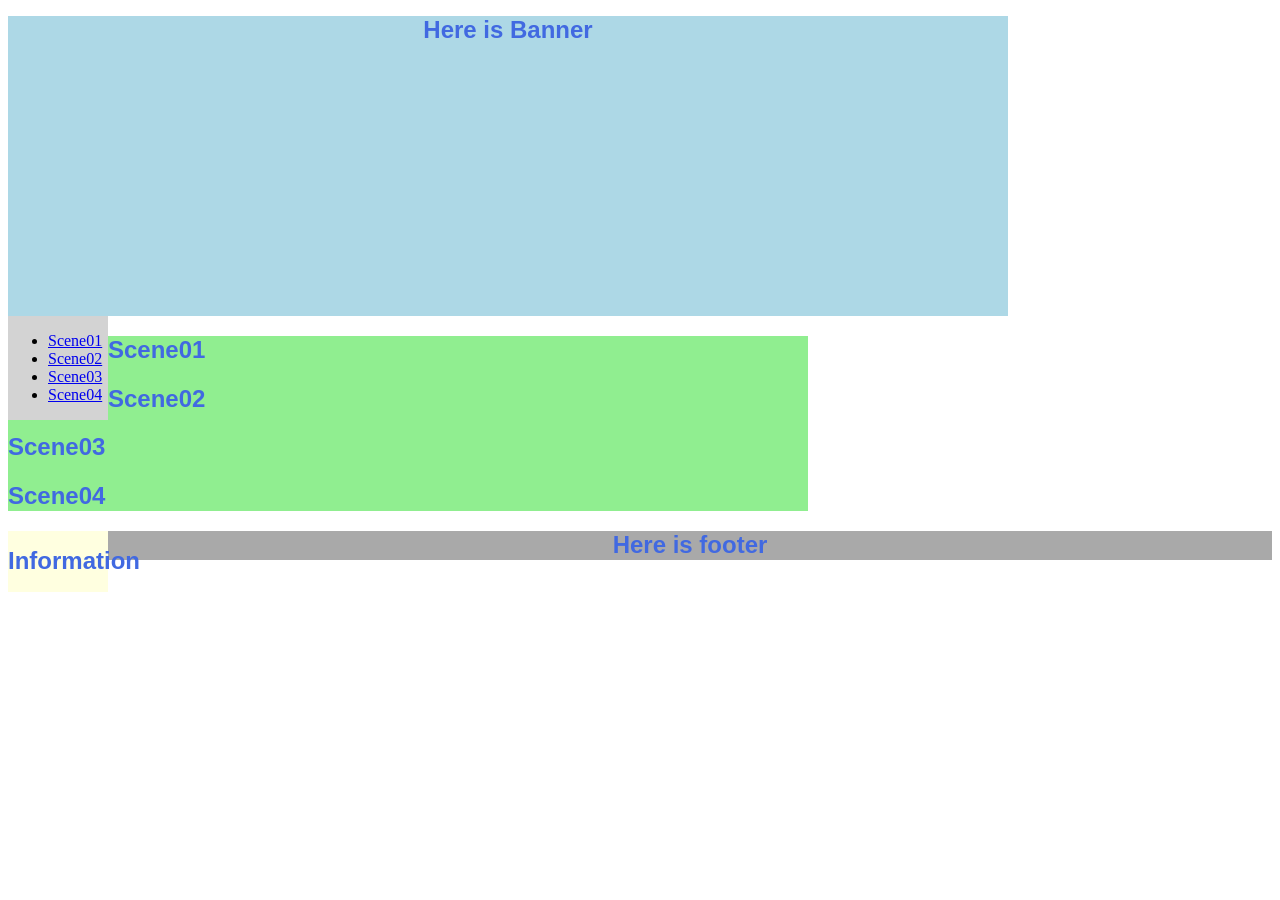
<file: index.html>
<!DOCTYPE html>
<html>

<head>
    <title>My first Hand-Made Webpage</title>
    <meta name="viewport" content="width=device-width, initial-scale=1.0">
    <link rel="stylesheet" href="style.css">
</head>

<body>
    <div id="banner"><h1>Here is Banner</h1></div>
    <div id="nav">
        <ul>
            <li><a href="#scene01">Scene01</a></li>
            <li><a href="#scene02">Scene02</a></li>
            <li><a href="#scene03">Scene03</a></li>
            <li><a href="#scene04">Scene04</a></li>
        </ul>
    </div>
    <div id="content">
        <section id="scene01"><h1>Scene01</h1></section>
        <section id="scene02"><h1>Scene02</h1></section>
        <section id="scene03"><h1>Scene03</h1></section>
        <section id="scene04"><h1>Scene04</h1></section>
    </div>
    <div id="supporting"><h1>Information</h1></div>
    <div id="footer"><h1>Here is footer</h1></div>

</body>

</html>
</file>
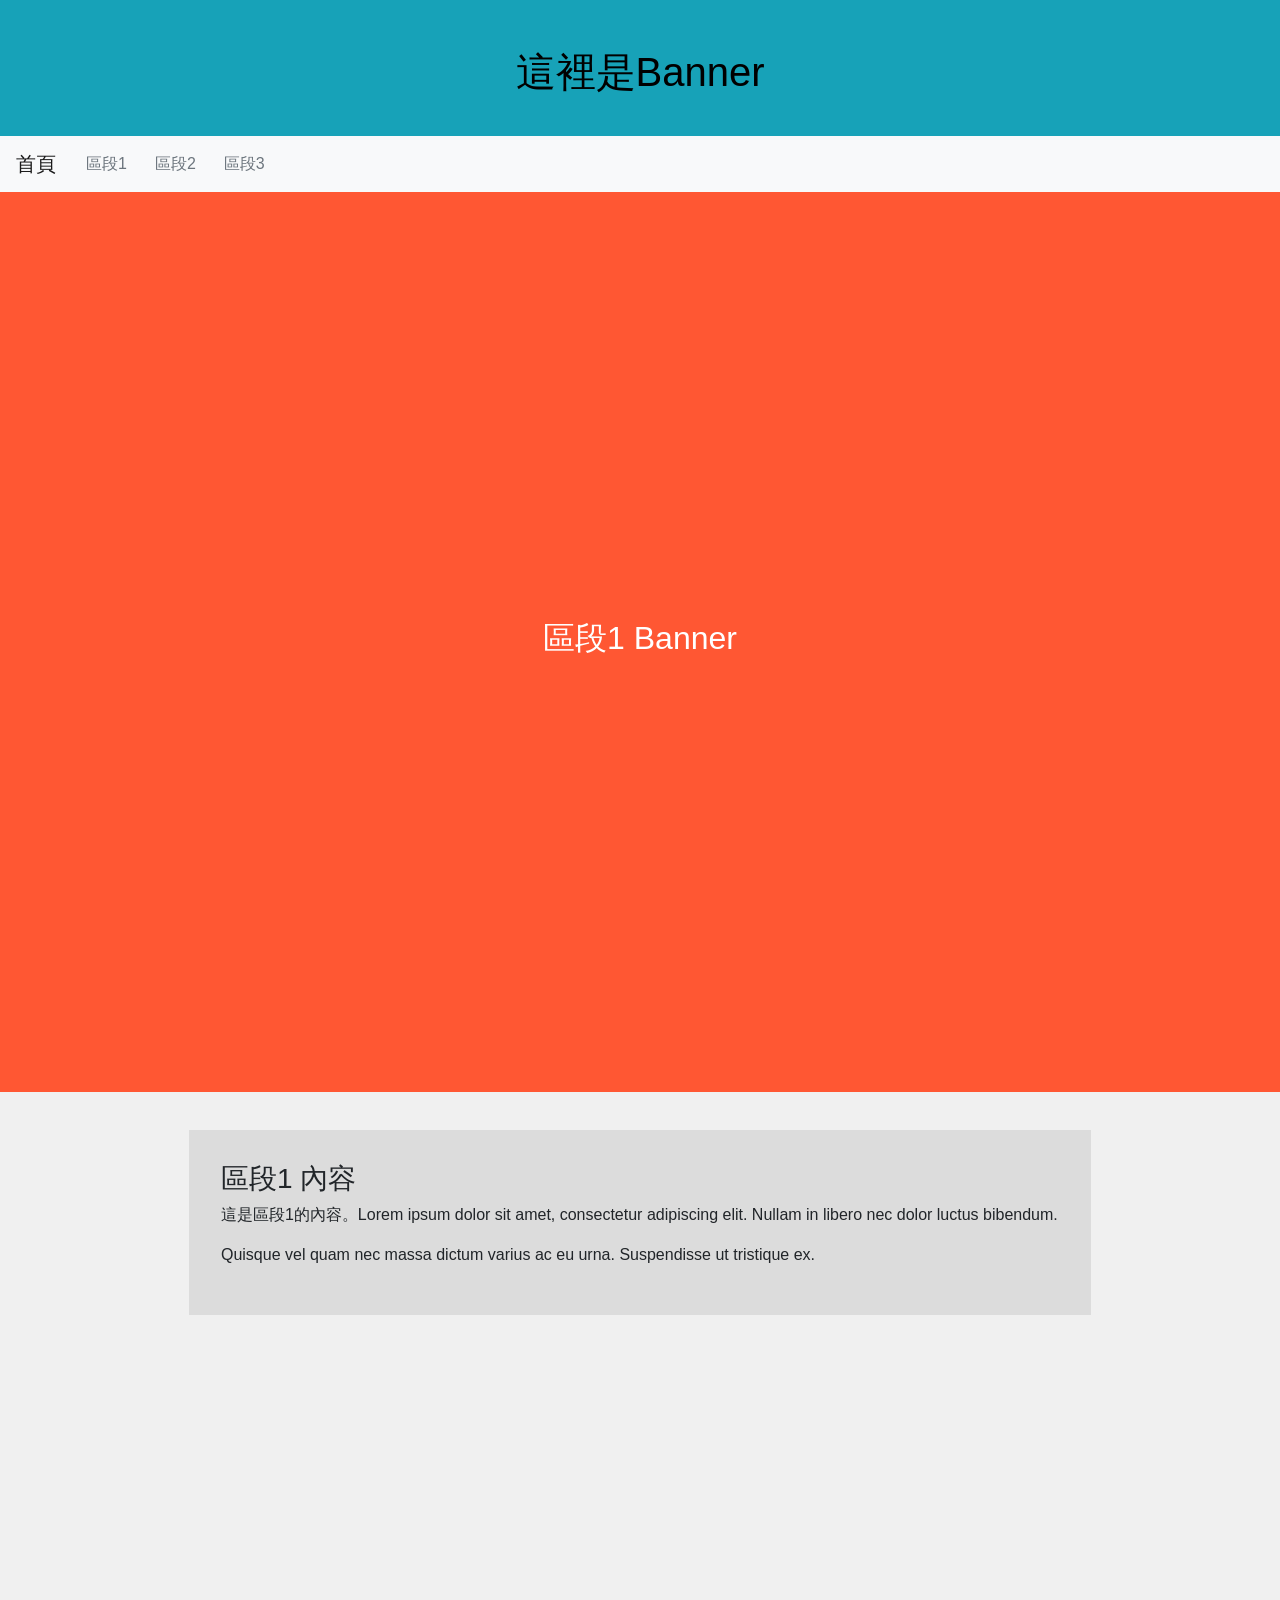
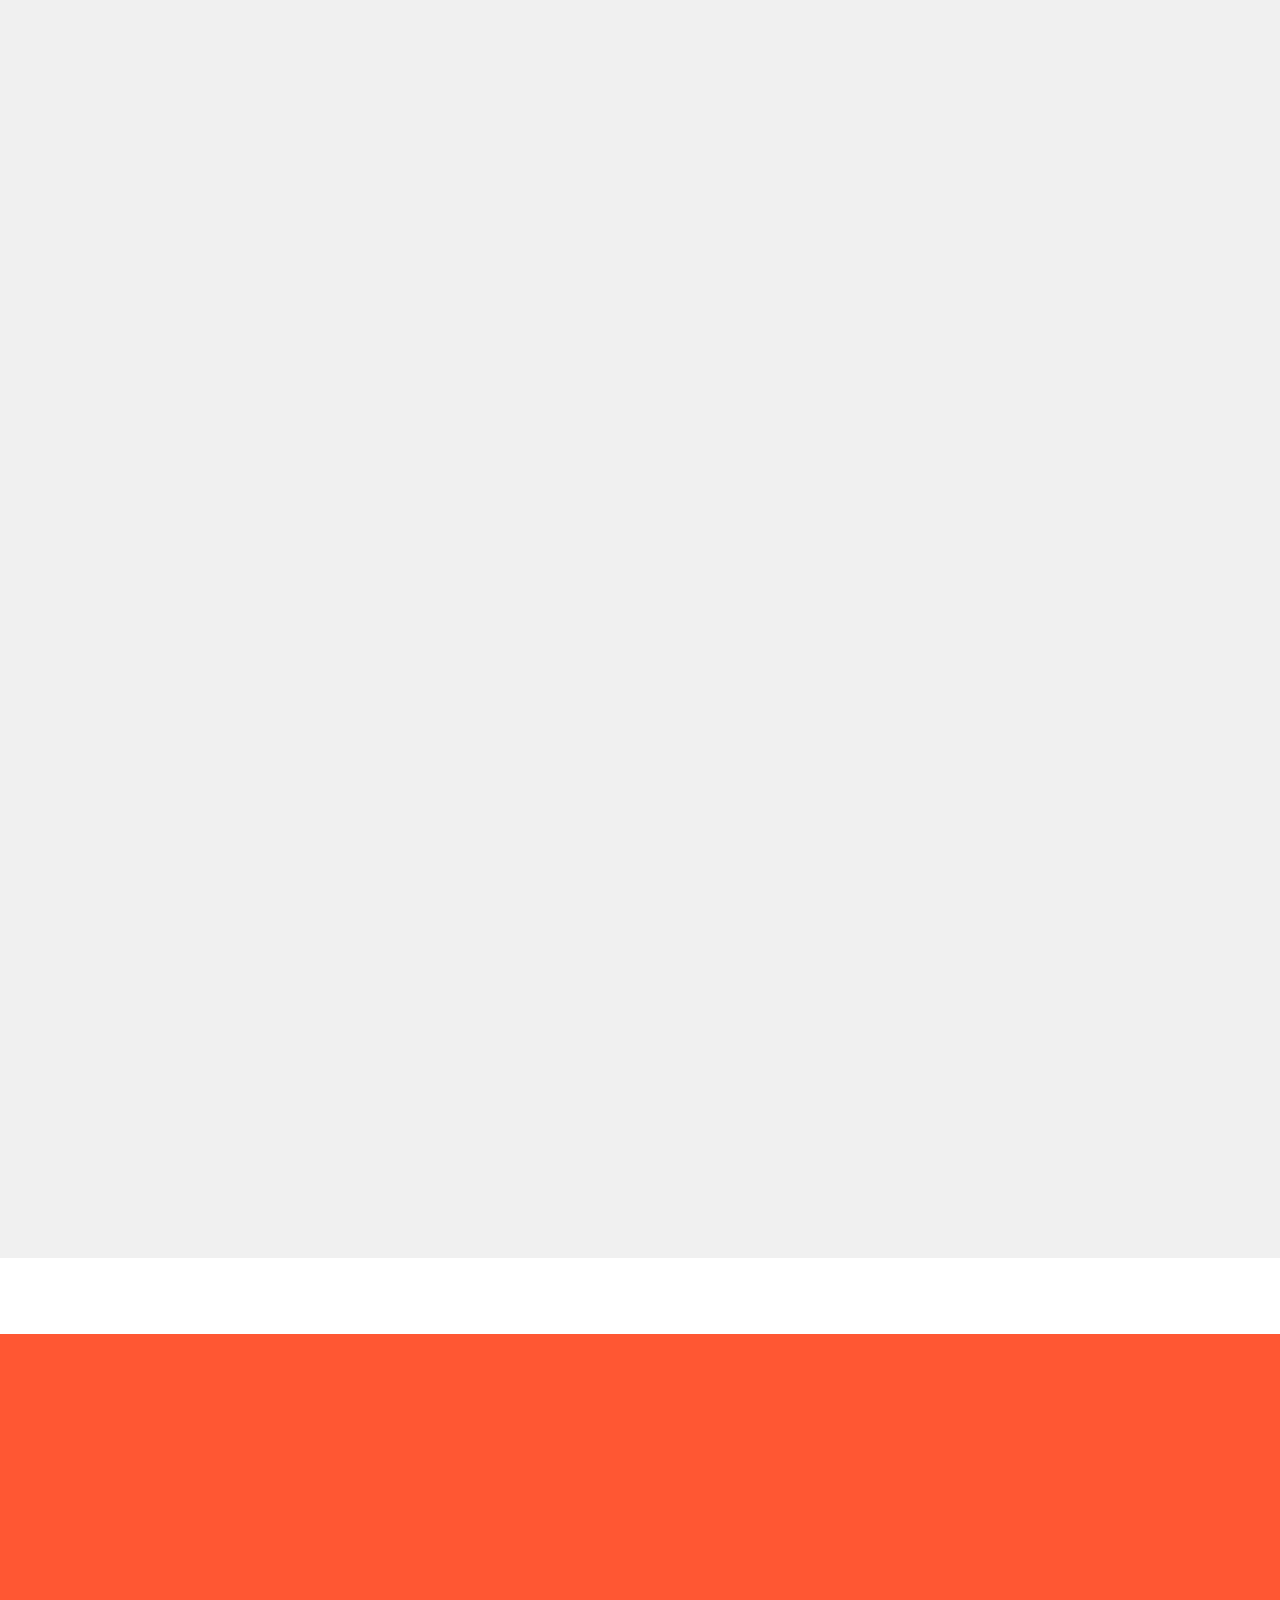
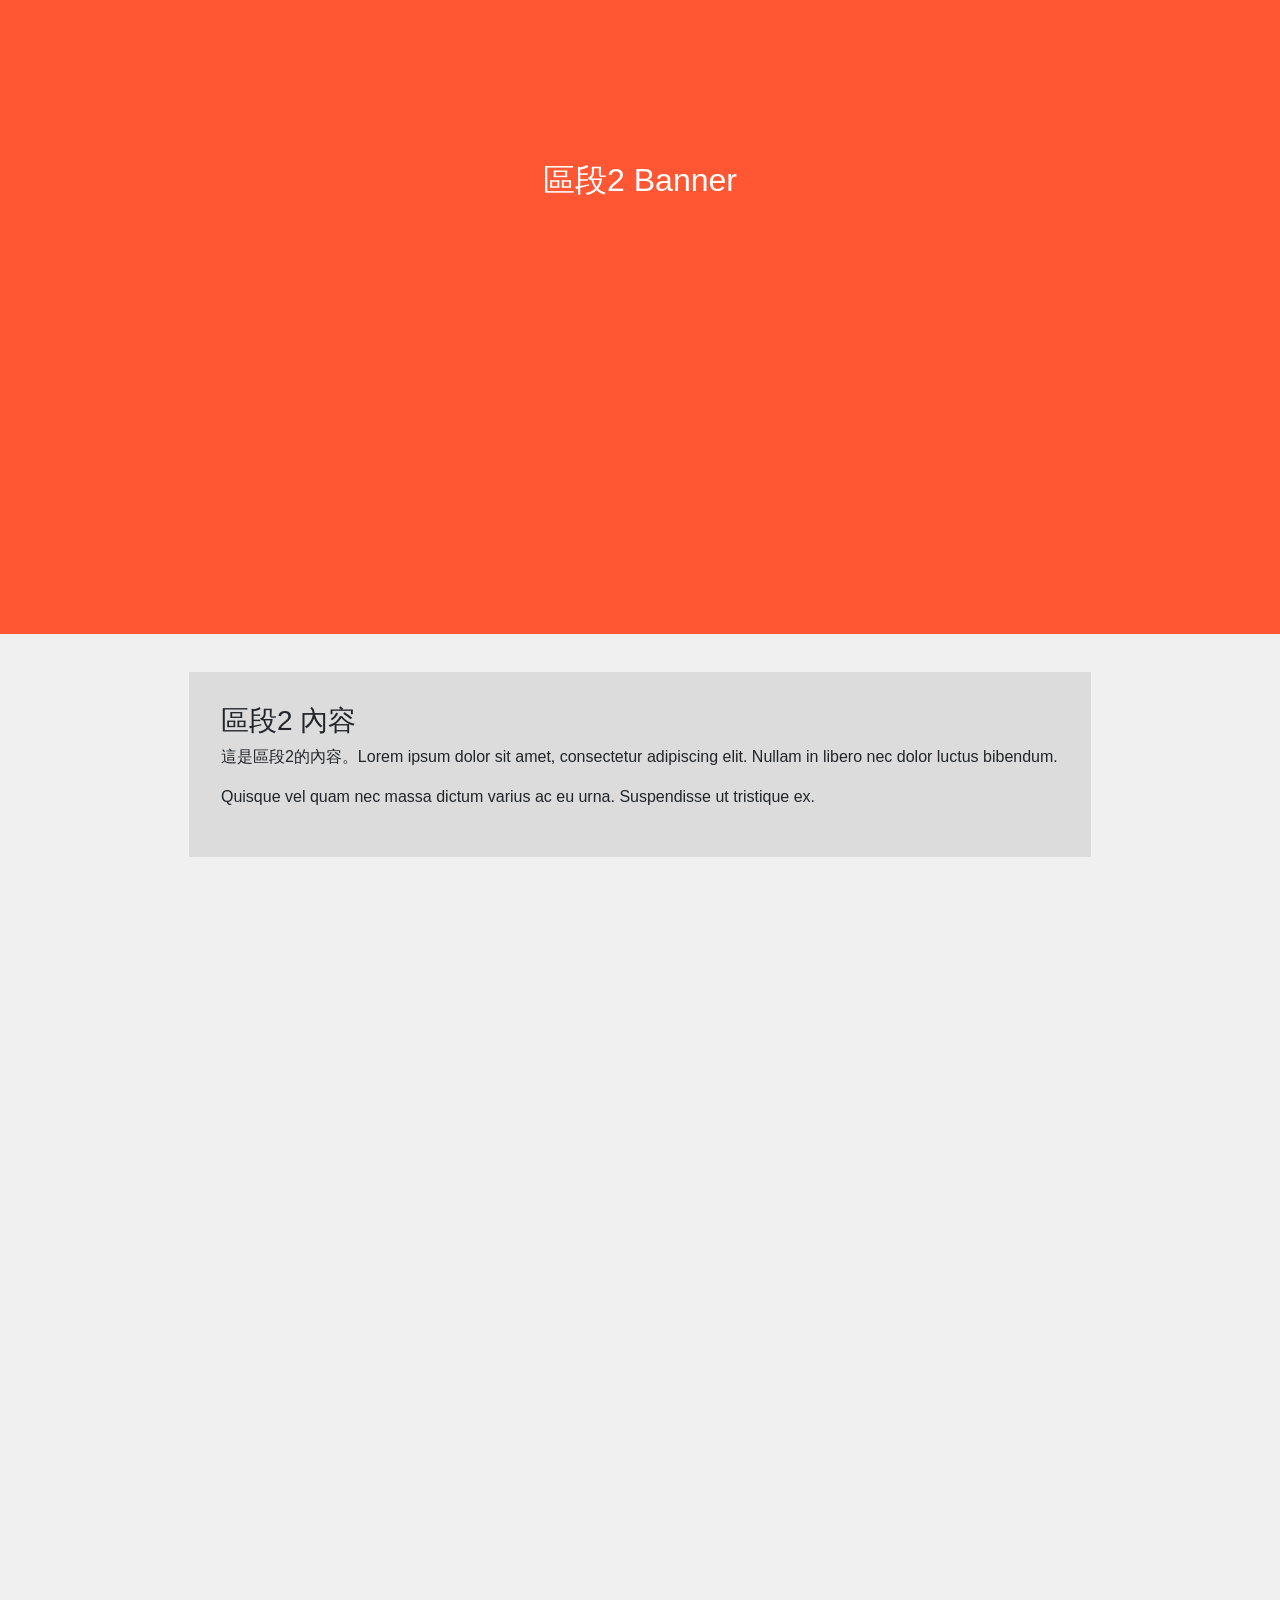
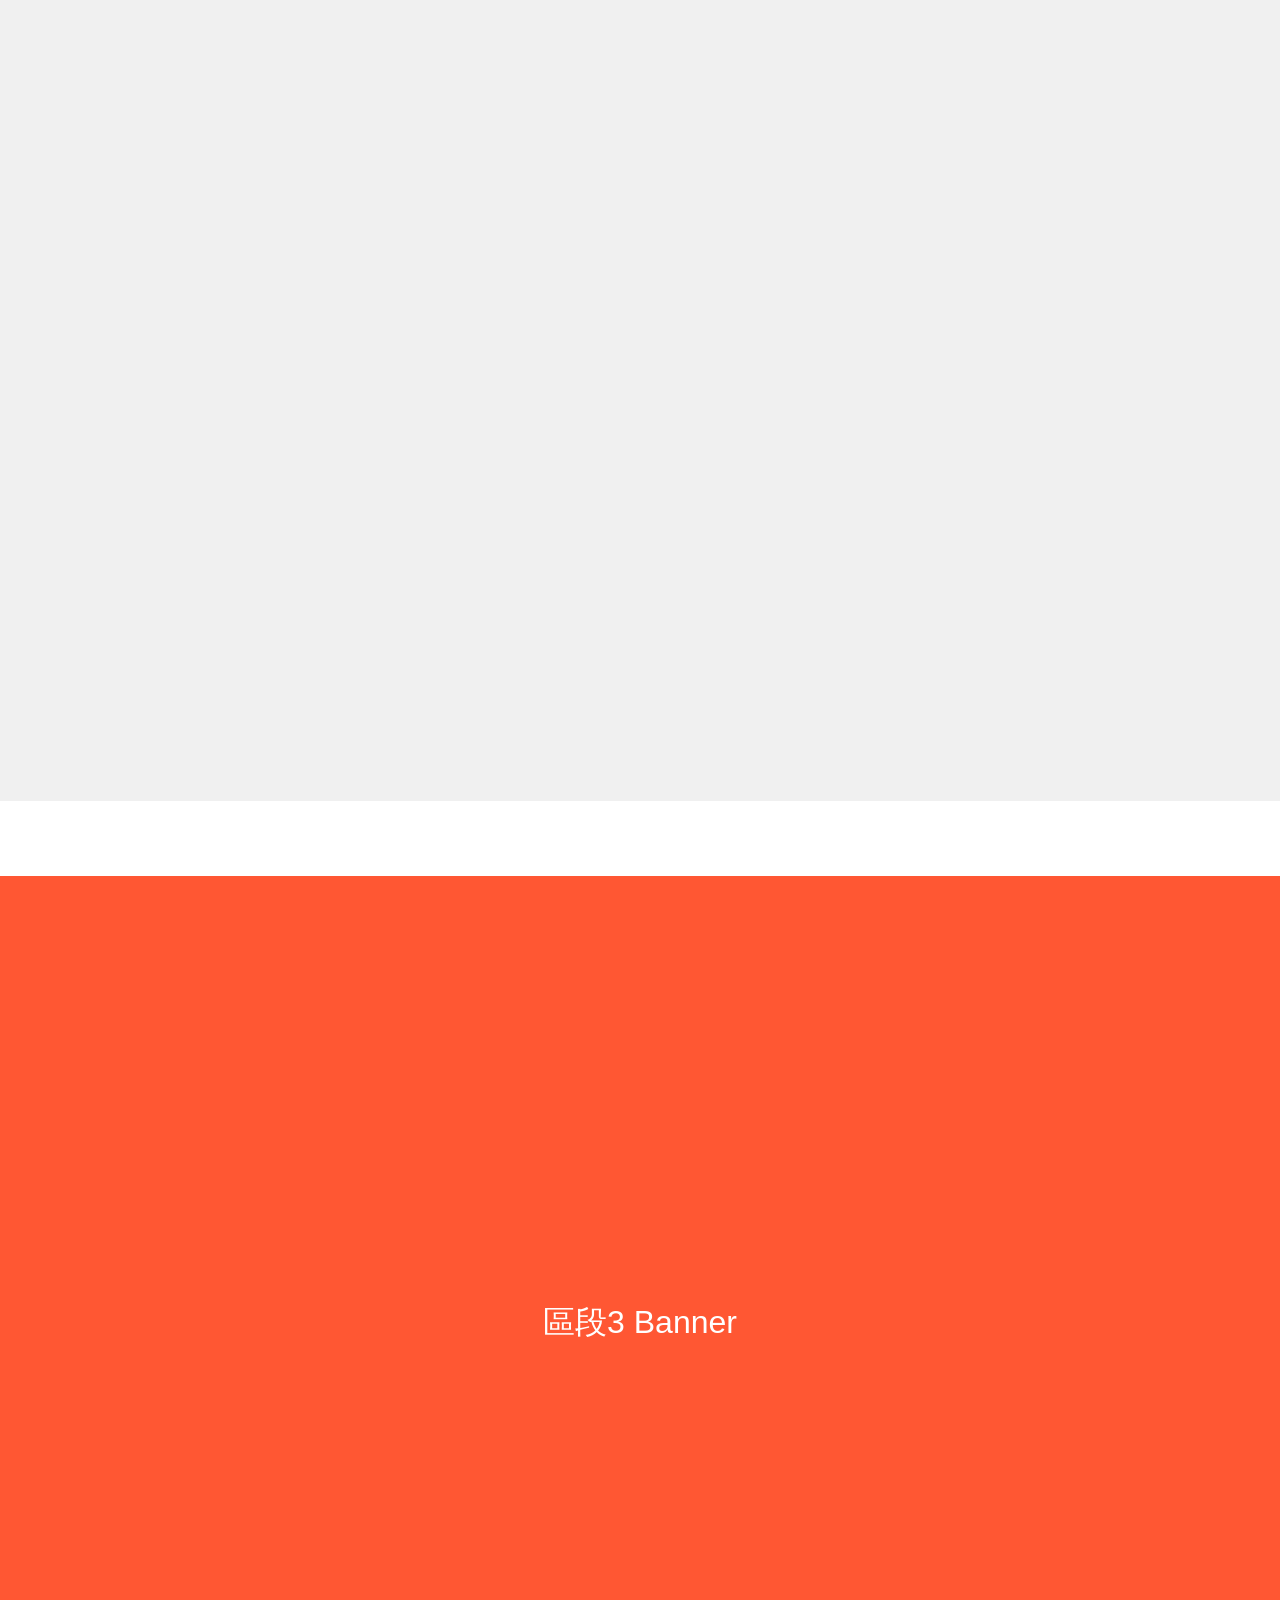
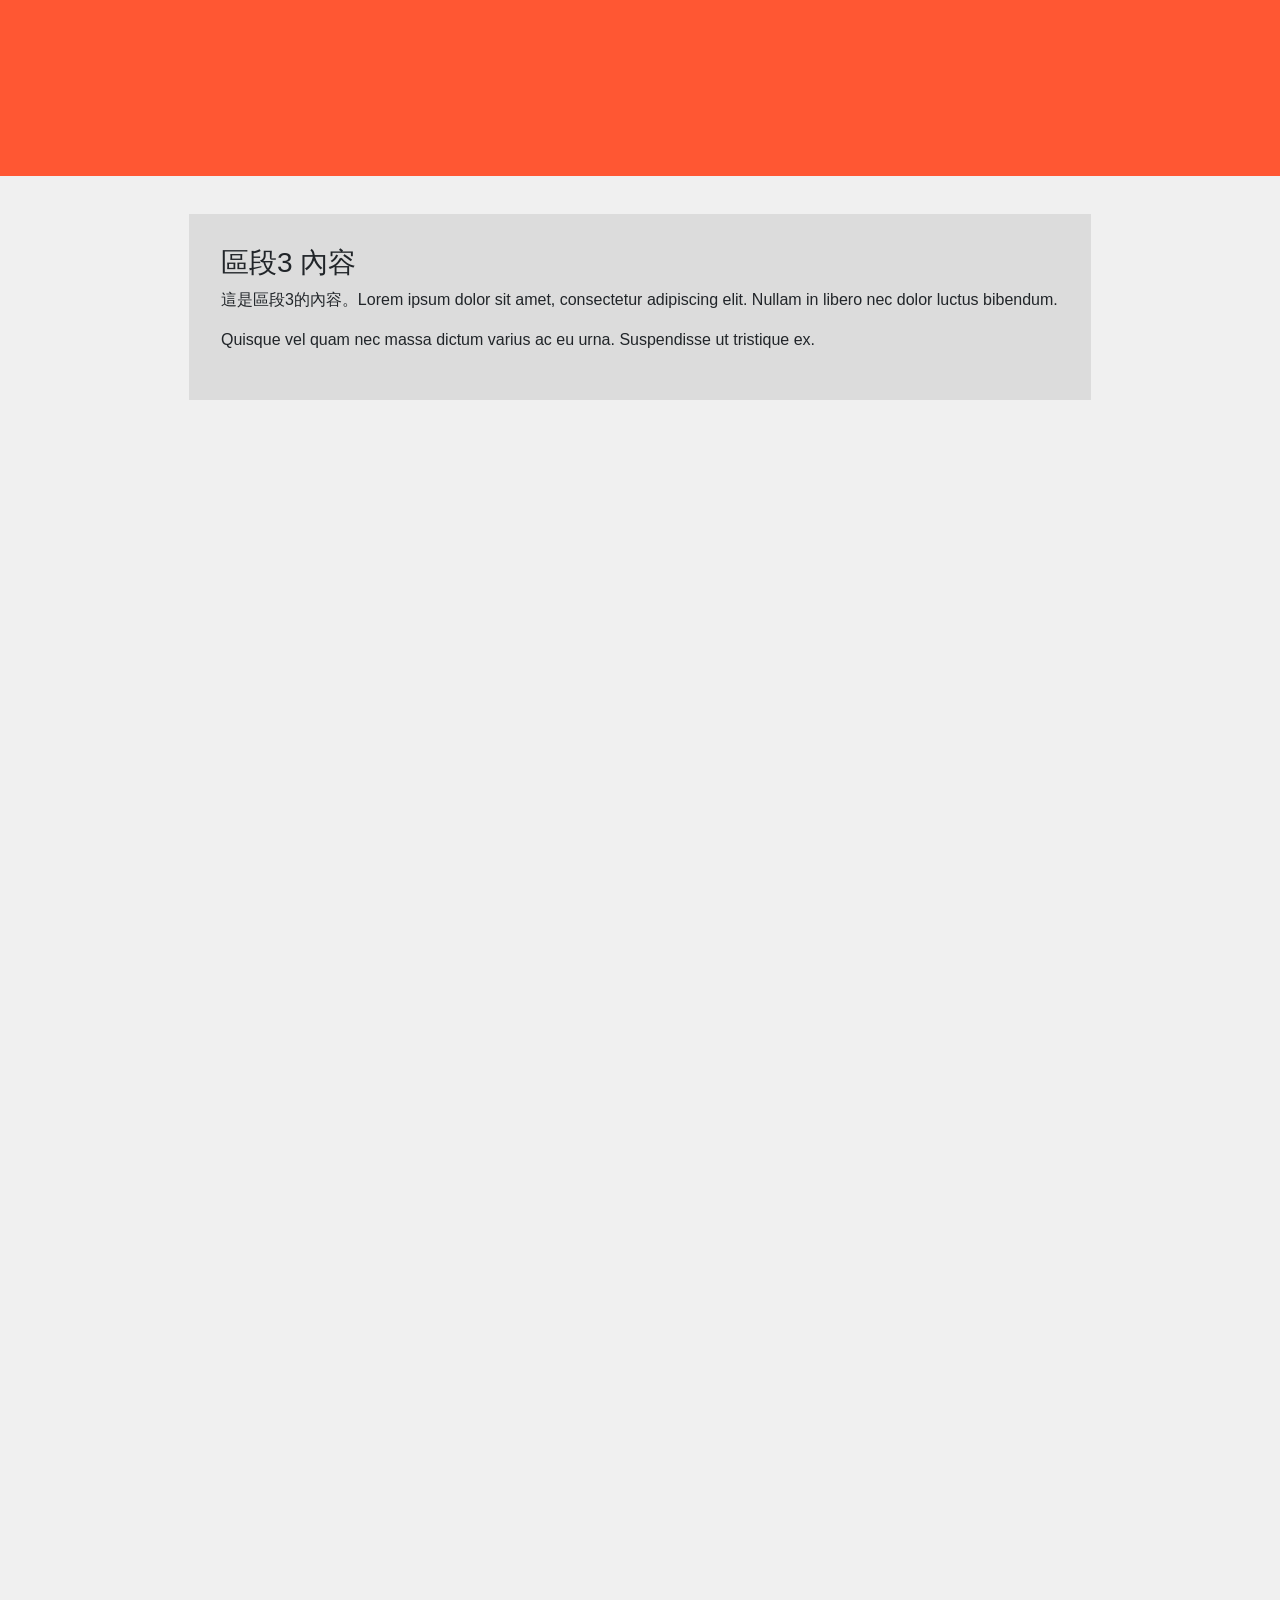
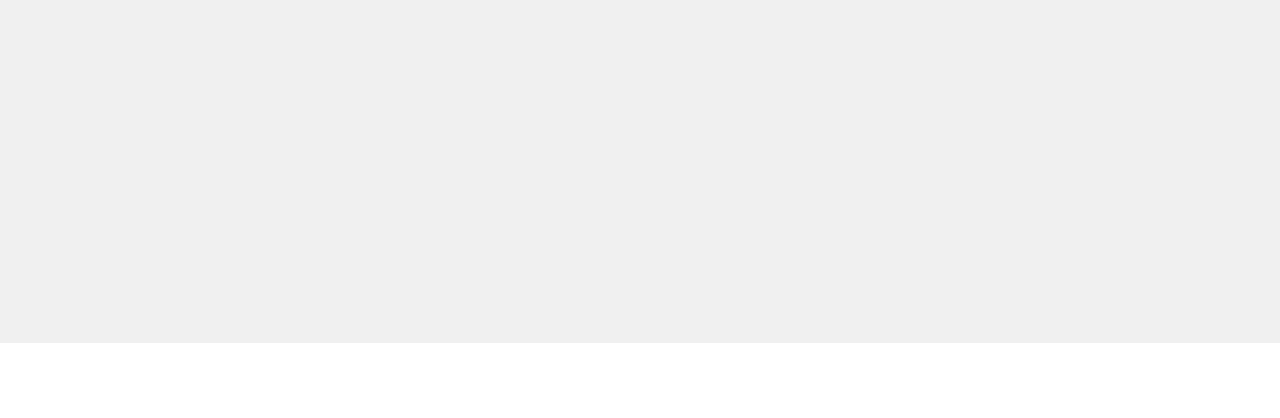
<file: as03/index.html>
<!DOCTYPE html>
<html lang="zh-TW">
<head>
<meta charset="UTF-8">
<meta name="viewport" content="width=device-width, initial-scale=1, viewport-fit=cover">
<title>網頁範例</title>
<link rel="stylesheet" href="style.css">
</head>
<body>
<div class="top-banner"><h1>這裡是Banner</h1></div>

<nav class="navbar" id="nav">
  <a class="navbar-brand" href="#top">首頁</a>
  <div class="navbar-collapse" id="navbarNav">
    <ul class="navbar-nav">
      <li><a class="nav-link" href="#section1">區段1</a></li>
      <li><a class="nav-link" href="#section2">區段2</a></li>
      <li><a class="nav-link" href="#section3">區段3</a></li>
    </ul>
  </div>
</nav>

<section id="section1">
  <div class="banner-div"><h2>區段1 Banner</h2></div>
  <div class="content-div section-bg"><div class="container"><div class="row">
    <div class="col-side"></div>
    <div class="col-main"><div class="content-bg">
      <h3>區段1 內容</h3>
      <p>這是區段1的內容。Lorem ipsum dolor sit amet, consectetur adipiscing elit. Nullam in libero nec dolor luctus bibendum.</p>
      <p>Quisque vel quam nec massa dictum varius ac eu urna. Suspendisse ut tristique ex.</p>
    </div></div>
    <div class="col-side"></div>
  </div></div></div>
</section>

<section id="section2">
  <div class="banner-div"><h2>區段2 Banner</h2></div>
  <div class="content-div section-bg"><div class="container"><div class="row">
    <div class="col-side"></div>
    <div class="col-main"><div class="content-bg">
      <h3>區段2 內容</h3>
      <p>這是區段2的內容。Lorem ipsum dolor sit amet, consectetur adipiscing elit. Nullam in libero nec dolor luctus bibendum.</p>
      <p>Quisque vel quam nec massa dictum varius ac eu urna. Suspendisse ut tristique ex.</p>
    </div></div>
    <div class="col-side"></div>
  </div></div></div>
</section>

<section id="section3">
  <div class="banner-div"><h2>區段3 Banner</h2></div>
  <div class="content-div section-bg"><div class="container"><div class="row">
    <div class="col-side"></div>
    <div class="col-main"><div class="content-bg">
      <h3>區段3 內容</h3>
      <p>這是區段3的內容。Lorem ipsum dolor sit amet, consectetur adipiscing elit. Nullam in libero nec dolor luctus bibendum.</p>
      <p>Quisque vel quam nec massa dictum varius ac eu urna. Suspendisse ut tristique ex.</p>
    </div></div>
    <div class="col-side"></div>
  </div></div></div>
</section>

<script src="script.js"></script>
</body>
</html>
</file>
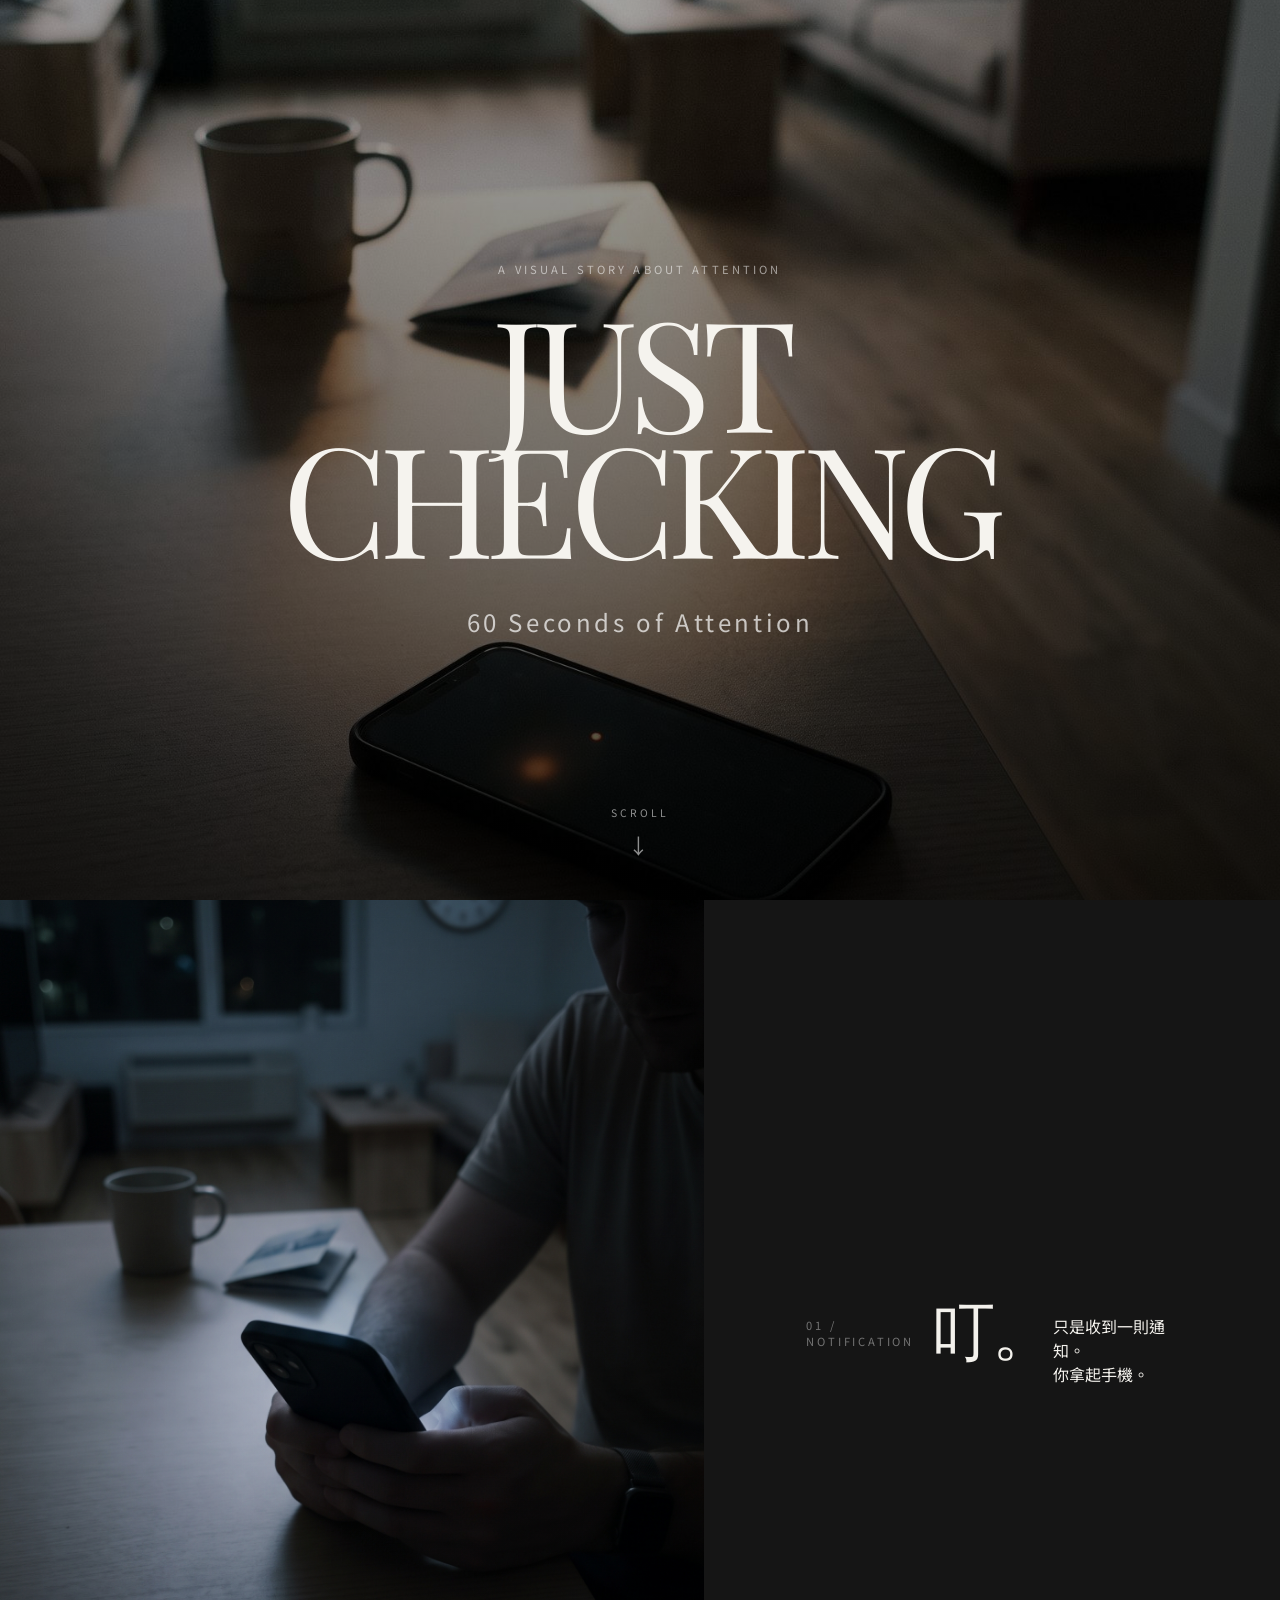
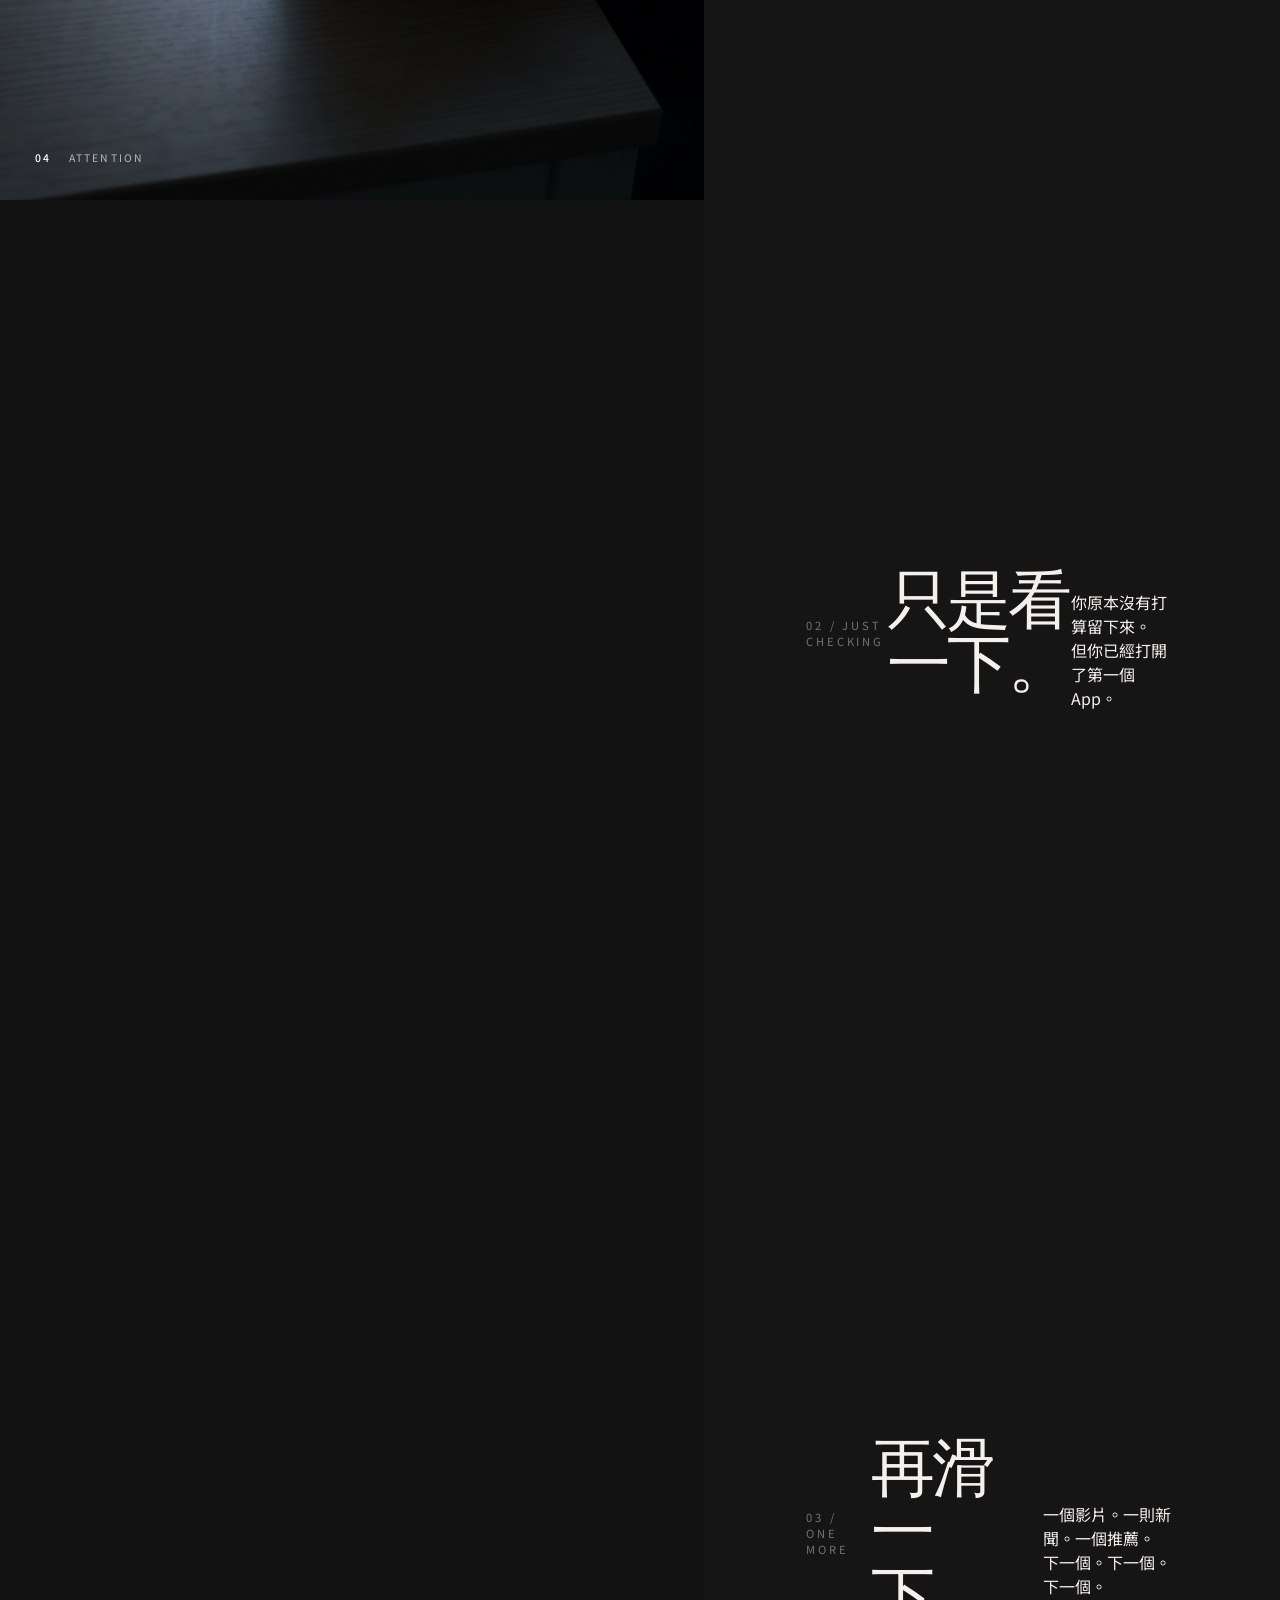
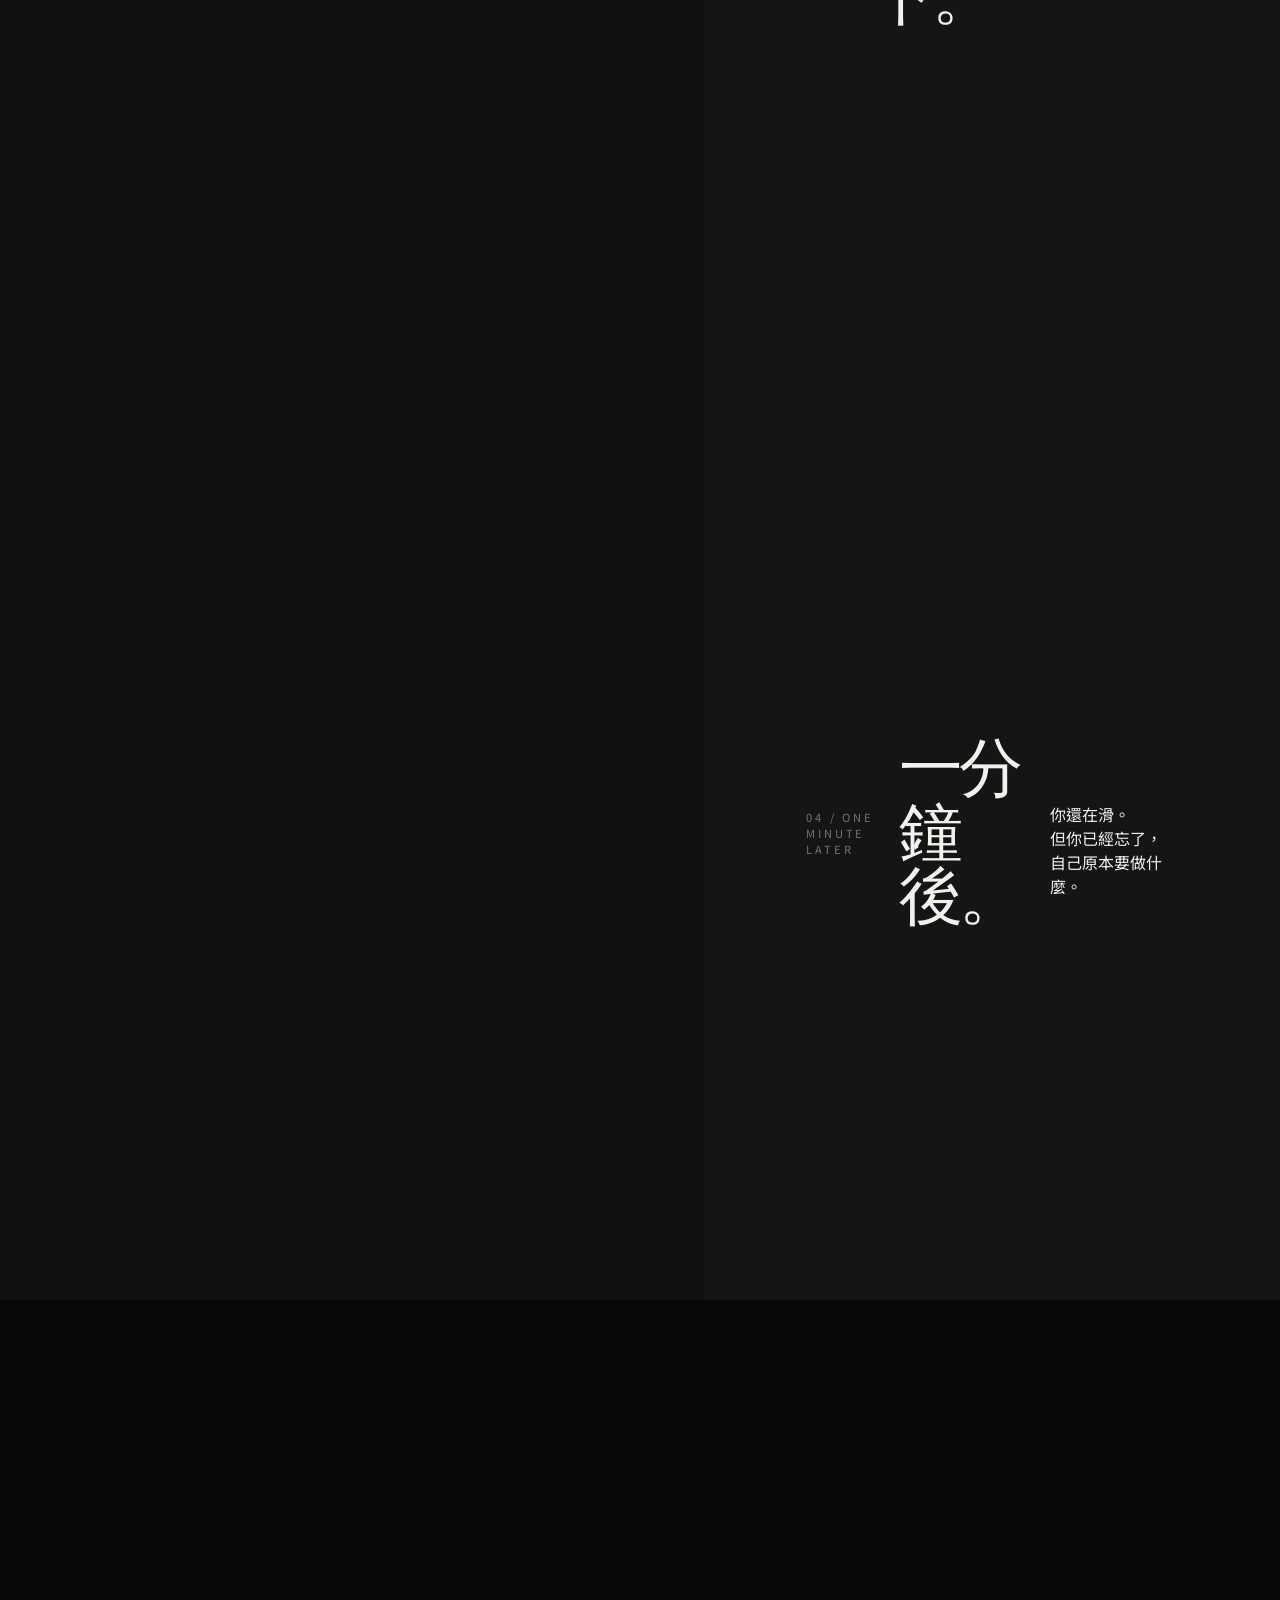
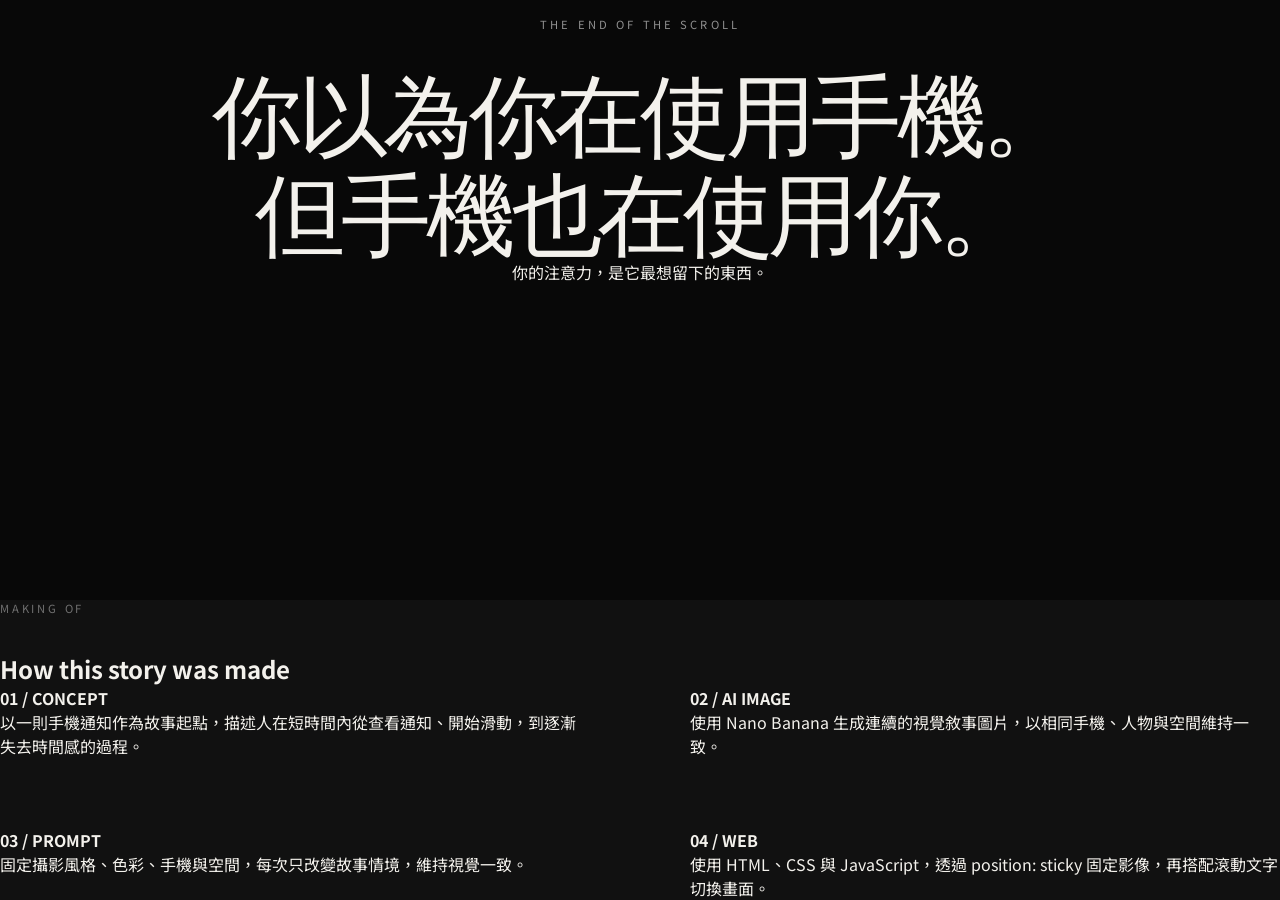
<file: as04/index.html>
<!DOCTYPE html>
<html lang="zh-Hant">
<head>
  <meta charset="UTF-8">
  <meta name="viewport" content="width=device-width, initial-scale=1.0">
  <title>JUST CHECKING — 60 Seconds of Attention</title>
  <link rel="preconnect" href="https://fonts.googleapis.com">
  <link rel="preconnect" href="https://fonts.gstatic.com" crossorigin>
  <link href="https://fonts.googleapis.com/css2?family=Noto+Sans+TC:wght@300;400;500;700&family=Playfair+Display:wght@400;500&display=swap" rel="stylesheet">
  <link rel="stylesheet" href="style.css">
</head>
<body>
  <header class="hero">
    <div class="hero-content">
      <p class="eyebrow">A VISUAL STORY ABOUT ATTENTION</p>
      <h1>JUST<br>CHECKING</h1>
      <p class="hero-subtitle">60 Seconds of Attention</p>
    </div>
    <div class="scroll-hint"><span>SCROLL</span><span class="arrow">↓</span></div>
  </header>

  <main class="story">
    <div class="visual">
      <div class="image-wrapper">
        <img id="storyImage" src="image01.jpg" alt="手機放在桌上">
      </div>
      <div class="image-label"><span id="sceneNumber">01</span><span>ATTENTION</span></div>
    </div>

    <div class="story-text">
      <section class="chapter" data-image="image01.jpg" data-number="01">
        <p class="chapter-number">01 / NOTIFICATION</p>
        <h2>叮。</h2>
        <p>只是收到一則通知。<br>你拿起手機。</p>
      </section>

      <section class="chapter" data-image="image02.jpg" data-number="02">
        <p class="chapter-number">02 / JUST CHECKING</p>
        <h2>只是看一下。</h2>
        <p>你原本沒有打算留下來。<br>但你已經打開了第一個 App。</p>
      </section>

      <section class="chapter" data-image="image03.png" data-number="03">
        <p class="chapter-number">03 / ONE MORE</p>
        <h2>再滑一下。</h2>
        <p>一個影片。一則新聞。一個推薦。<br>下一個。下一個。下一個。</p>
      </section>

      <section class="chapter" data-image="image04.jpeg" data-number="04">
        <p class="chapter-number">04 / ONE MINUTE LATER</p>
        <h2>一分鐘後。</h2>
        <p>你還在滑。<br>但你已經忘了，自己原本要做什麼。</p>
      </section>
    </div>
  </main>

  <section class="ending">
    <div class="ending-content">
      <p class="eyebrow">THE END OF THE SCROLL</p>
      <h2>你以為你在使用手機。<br>但手機也在使用你。</h2>
      <p>你的注意力，是它最想留下的東西。</p>
    </div>
  </section>

  <section class="making-of">
    <div class="making-inner">
      <p class="chapter-number">MAKING OF</p>
      <h2>How this story was made</h2>
      <div class="making-grid">
        <div><strong>01 / CONCEPT</strong><p>以一則手機通知作為故事起點，描述人在短時間內從查看通知、開始滑動，到逐漸失去時間感的過程。</p></div>
        <div><strong>02 / AI IMAGE</strong><p>使用 Nano Banana 生成連續的視覺敘事圖片，以相同手機、人物與空間維持一致。</p></div>
        <div><strong>03 / PROMPT</strong><p>固定攝影風格、色彩、手機與空間，每次只改變故事情境，維持視覺一致。</p></div>
        <div><strong>04 / WEB</strong><p>使用 HTML、CSS 與 JavaScript，透過 position: sticky 固定影像，再搭配滾動文字切換畫面。</p></div>
      </div>
    </div>
  </section>

  <script>
    const image = document.getElementById('storyImage');
    const number = document.getElementById('sceneNumber');
    const chapters = document.querySelectorAll('.chapter');

    const observer = new IntersectionObserver((entries) => {
      entries.forEach((entry) => {
        if (!entry.isIntersecting) return;
        const src = entry.target.dataset.image;
        const scene = entry.target.dataset.number;
        if (image.getAttribute('src') === src) return;

        image.classList.add('changing');
        setTimeout(() => {
          image.src = src;
          number.textContent = scene;
          image.onload = () => image.classList.remove('changing');
        }, 250);
      });
    }, { threshold: 0.55 });

    chapters.forEach(chapter => observer.observe(chapter));
  </script>
</body>
</html>
</file>
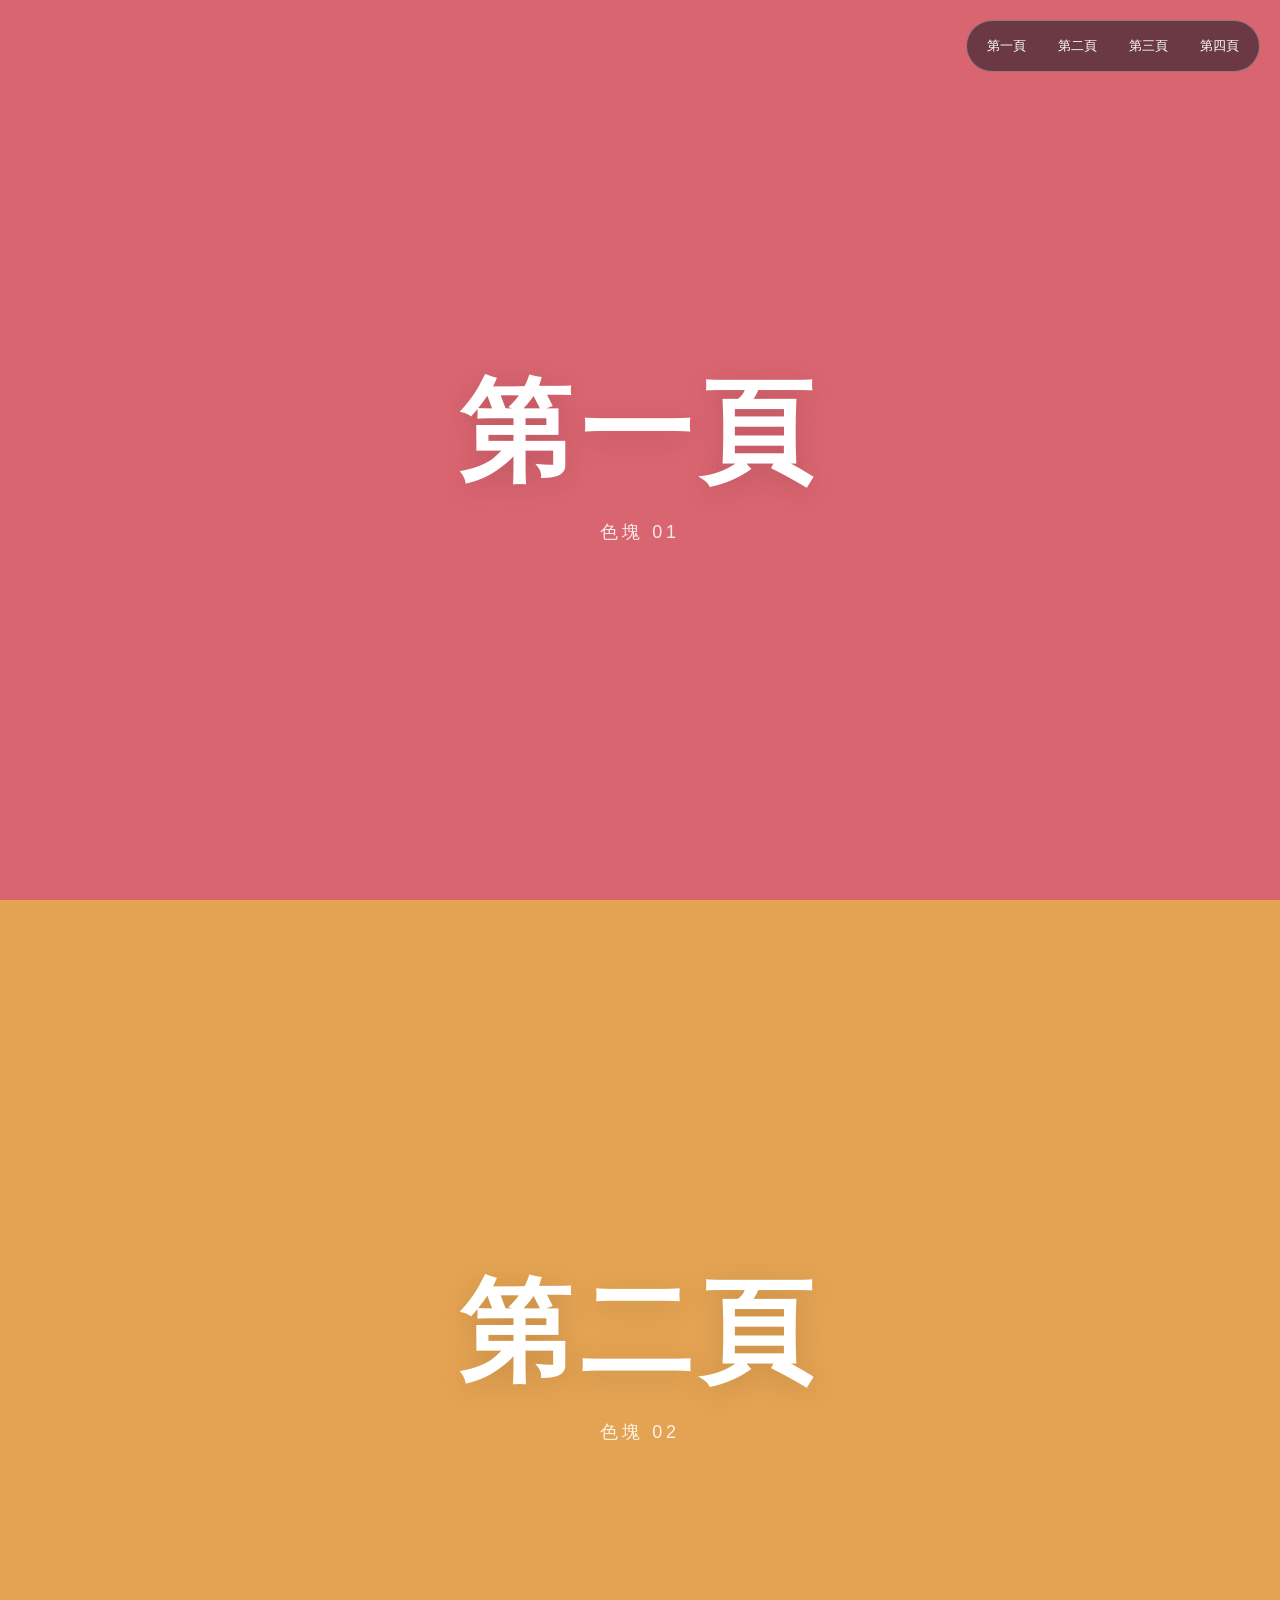
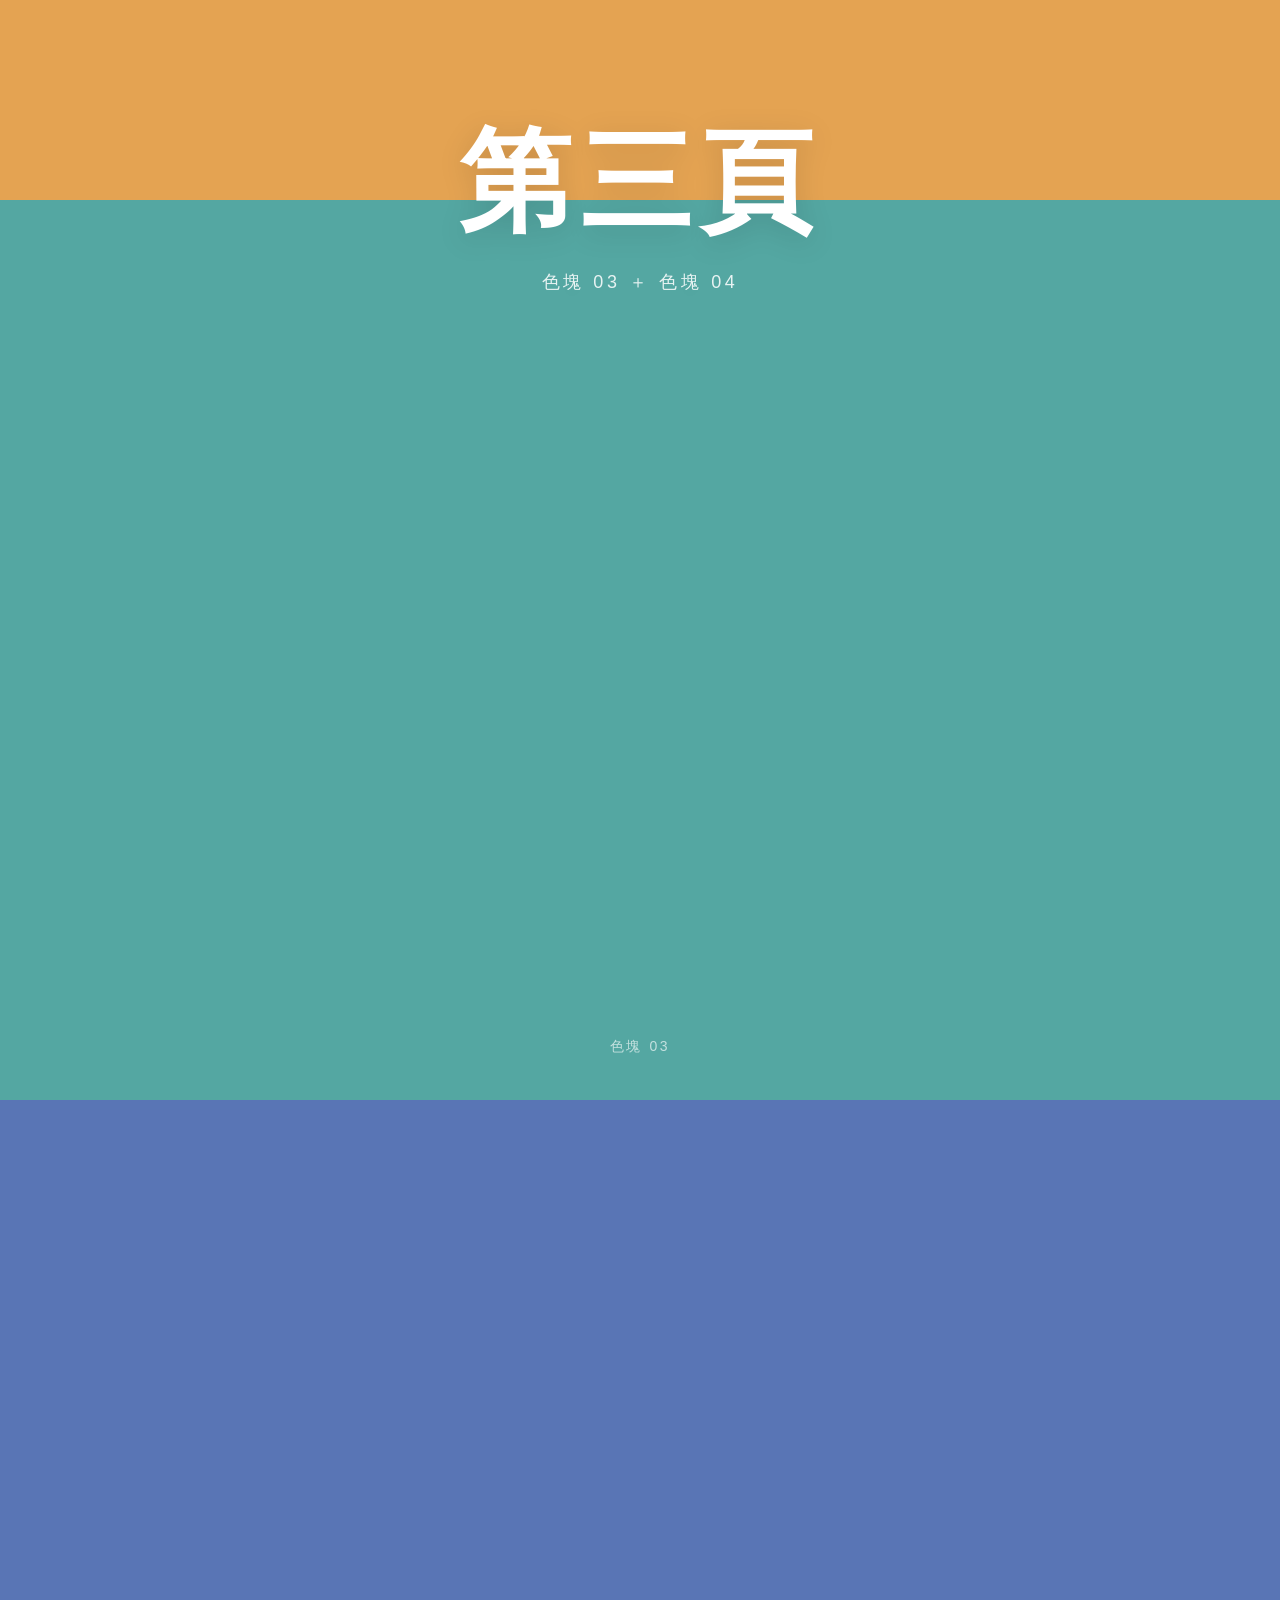
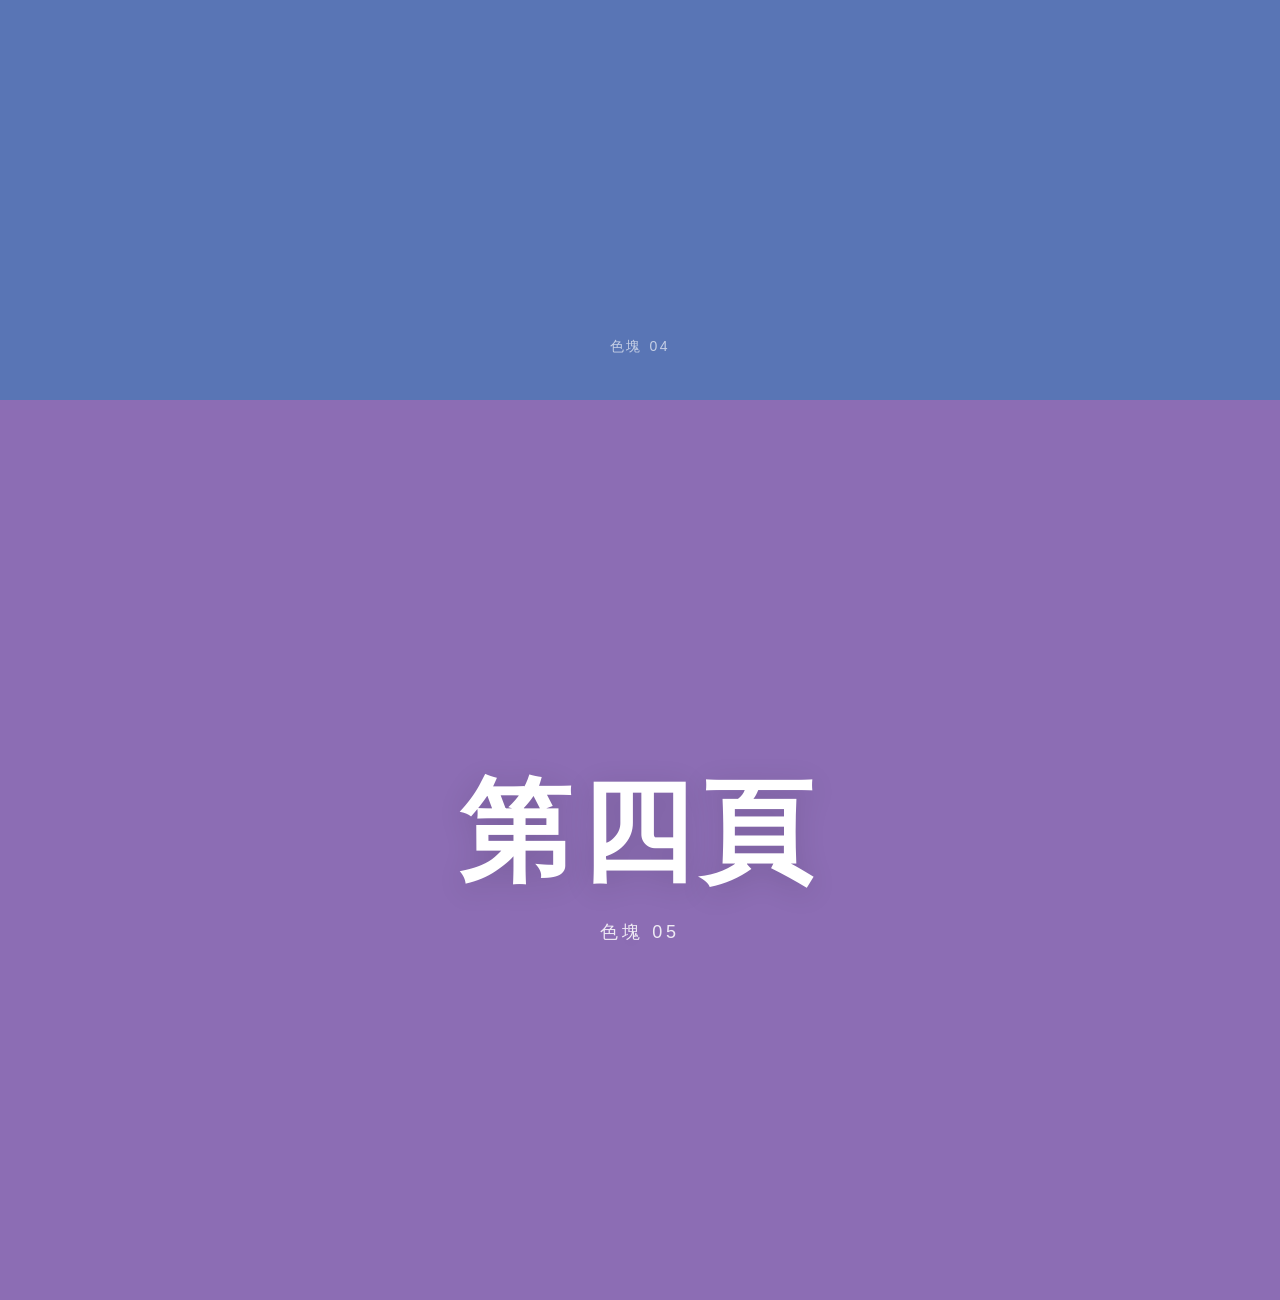
<file: AS06-AI-one-step/index.html>
<!doctype html>
<html lang="zh-Hant">
<head>
  <meta charset="UTF-8">
  <meta name="viewport" content="width=device-width, initial-scale=1">
  <title>四頁・五個色塊</title>
  <style>
    * { box-sizing: border-box; }
    html { scroll-behavior: smooth; }
    body { margin: 0; font-family: -apple-system, BlinkMacSystemFont, "Noto Sans TC", "Microsoft JhengHei", sans-serif; color: #fff; }
    nav { position: fixed; z-index: 20; top: 20px; right: 20px; display: flex; gap: 8px; padding: 8px; border: 1px solid #ffffff50; border-radius: 999px; background: #1016218c; backdrop-filter: blur(12px); }
    nav a { color: #fff; text-decoration: none; font-size: 13px; padding: 8px 12px; border-radius: 999px; transition: background .2s; }
    nav a:hover, nav a:focus-visible { background: #ffffff35; outline: none; }
    .page { min-height: 100svh; position: relative; display: grid; place-items: center; }
    .page-label { text-align: center; font-size: clamp(48px, 9vw, 112px); font-weight: 800; letter-spacing: .08em; text-shadow: 0 6px 30px #00000020; }
    .page-label small { display: block; margin-top: 12px; font-size: clamp(13px, 1.6vw, 18px); font-weight: 500; letter-spacing: .2em; opacity: .86; }
    .one { background: #d96570; }
    .two { background: #e4a352; }
    .third { position: relative; }
    .third .block { min-height: 100svh; display: grid; place-items: center; }
    .third .block-a { background: #54a7a2; }
    .third .block-b { background: #5975b5; }
    .third .page-label { position: sticky; top: calc(50svh - 75px); z-index: 2; height: 0; display: flex; flex-direction: column; align-items: center; justify-content: center; pointer-events: none; transform: translateY(0); }
    .third .block-note { font-size: 14px; letter-spacing: .18em; opacity: .65; align-self: end; margin-bottom: 44px; }
    .four { background: #8c6db4; }
    @media (max-width: 600px) { nav { top: 12px; right: 12px; left: 12px; justify-content: space-around; } nav a { font-size: 12px; padding: 8px 9px; } }
  </style>
</head>
<body>
  <nav aria-label="頁面導覽">
    <a href="#page-1">第一頁</a><a href="#page-2">第二頁</a><a href="#page-3">第三頁</a><a href="#page-4">第四頁</a>
  </nav>
  <main>
    <section class="page one" id="page-1" aria-label="第一頁，第一個色塊"><div class="page-label">第一頁<small>色塊 01</small></div></section>
    <section class="page two" id="page-2" aria-label="第二頁，第二個色塊"><div class="page-label">第二頁<small>色塊 02</small></div></section>
    <section class="third" id="page-3" aria-label="第三頁，由第三和第四個色塊組成">
      <div class="page-label">第三頁<small>色塊 03 ＋ 色塊 04</small></div>
      <div class="block block-a"><span class="block-note">色塊 03</span></div>
      <div class="block block-b"><span class="block-note">色塊 04</span></div>
    </section>
    <section class="page four" id="page-4" aria-label="第四頁，第五個色塊"><div class="page-label">第四頁<small>色塊 05</small></div></section>
  </main>
</body>
</html>
</file>
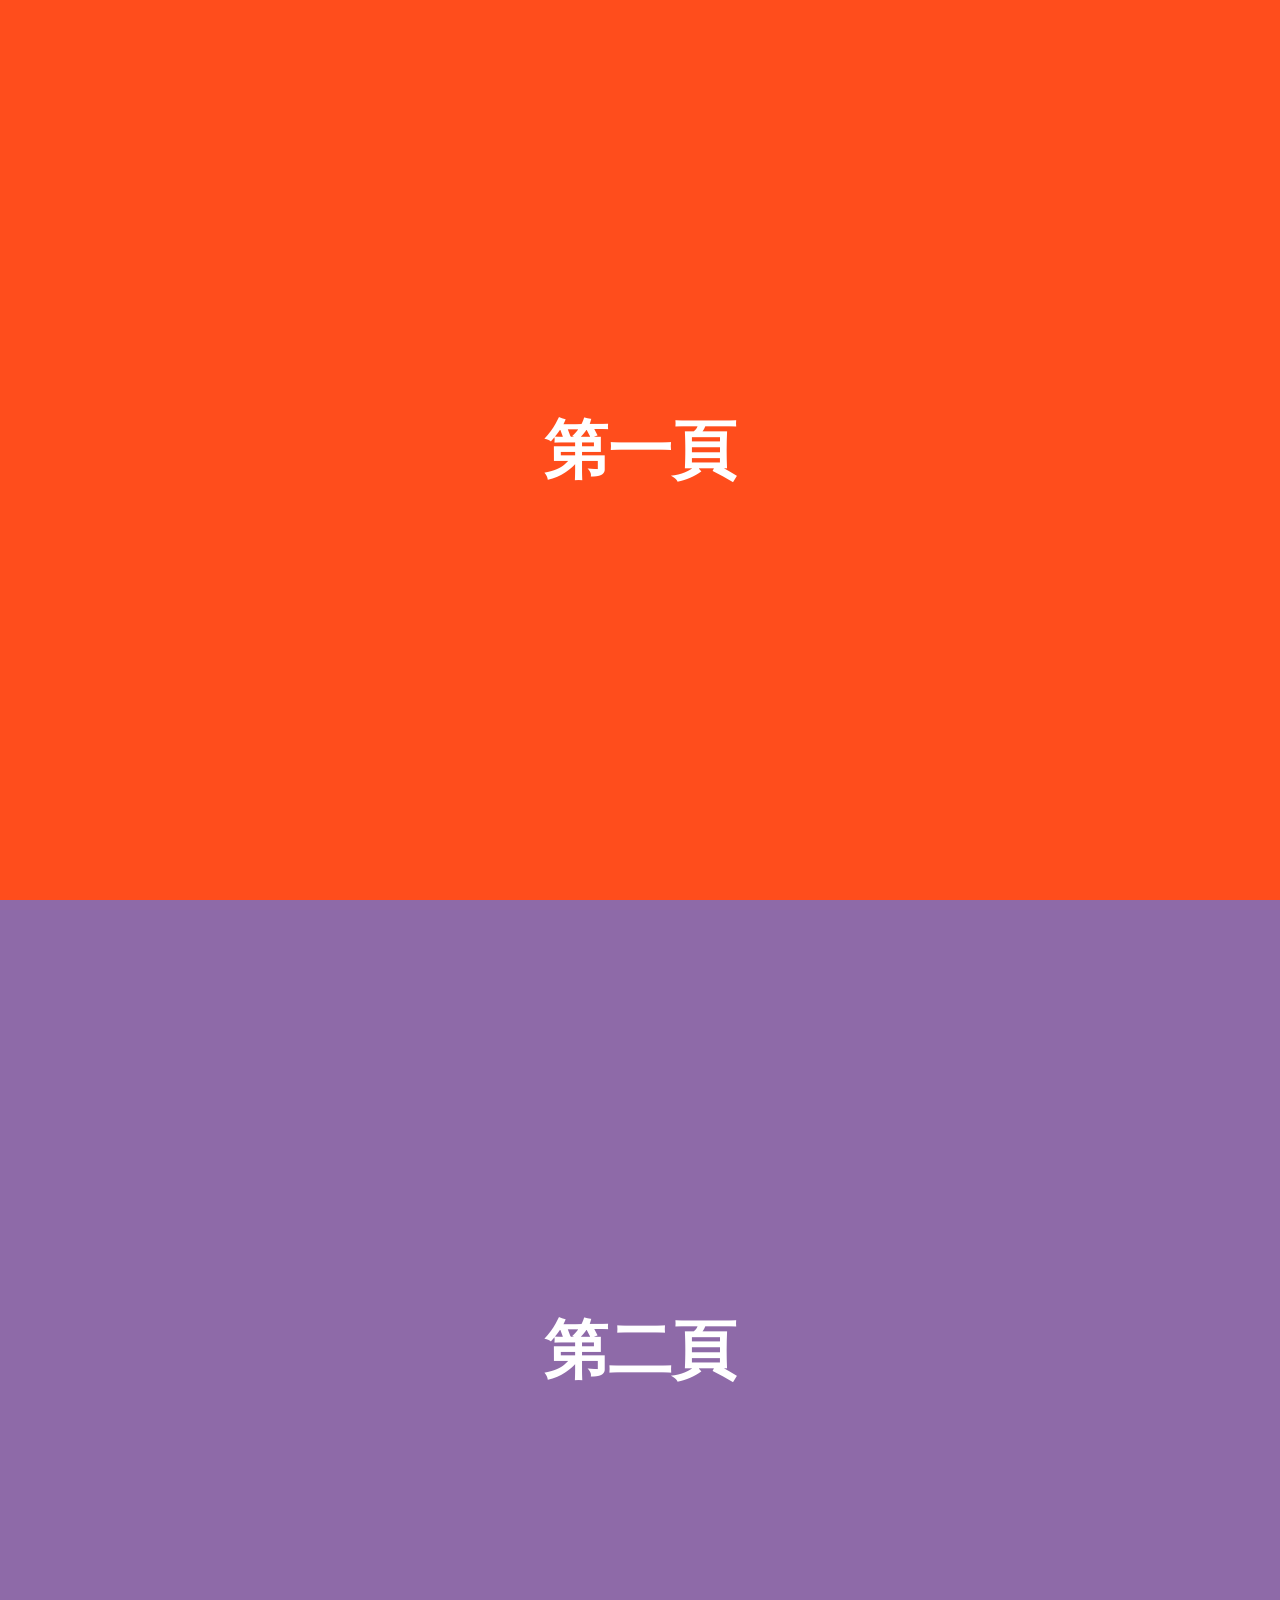
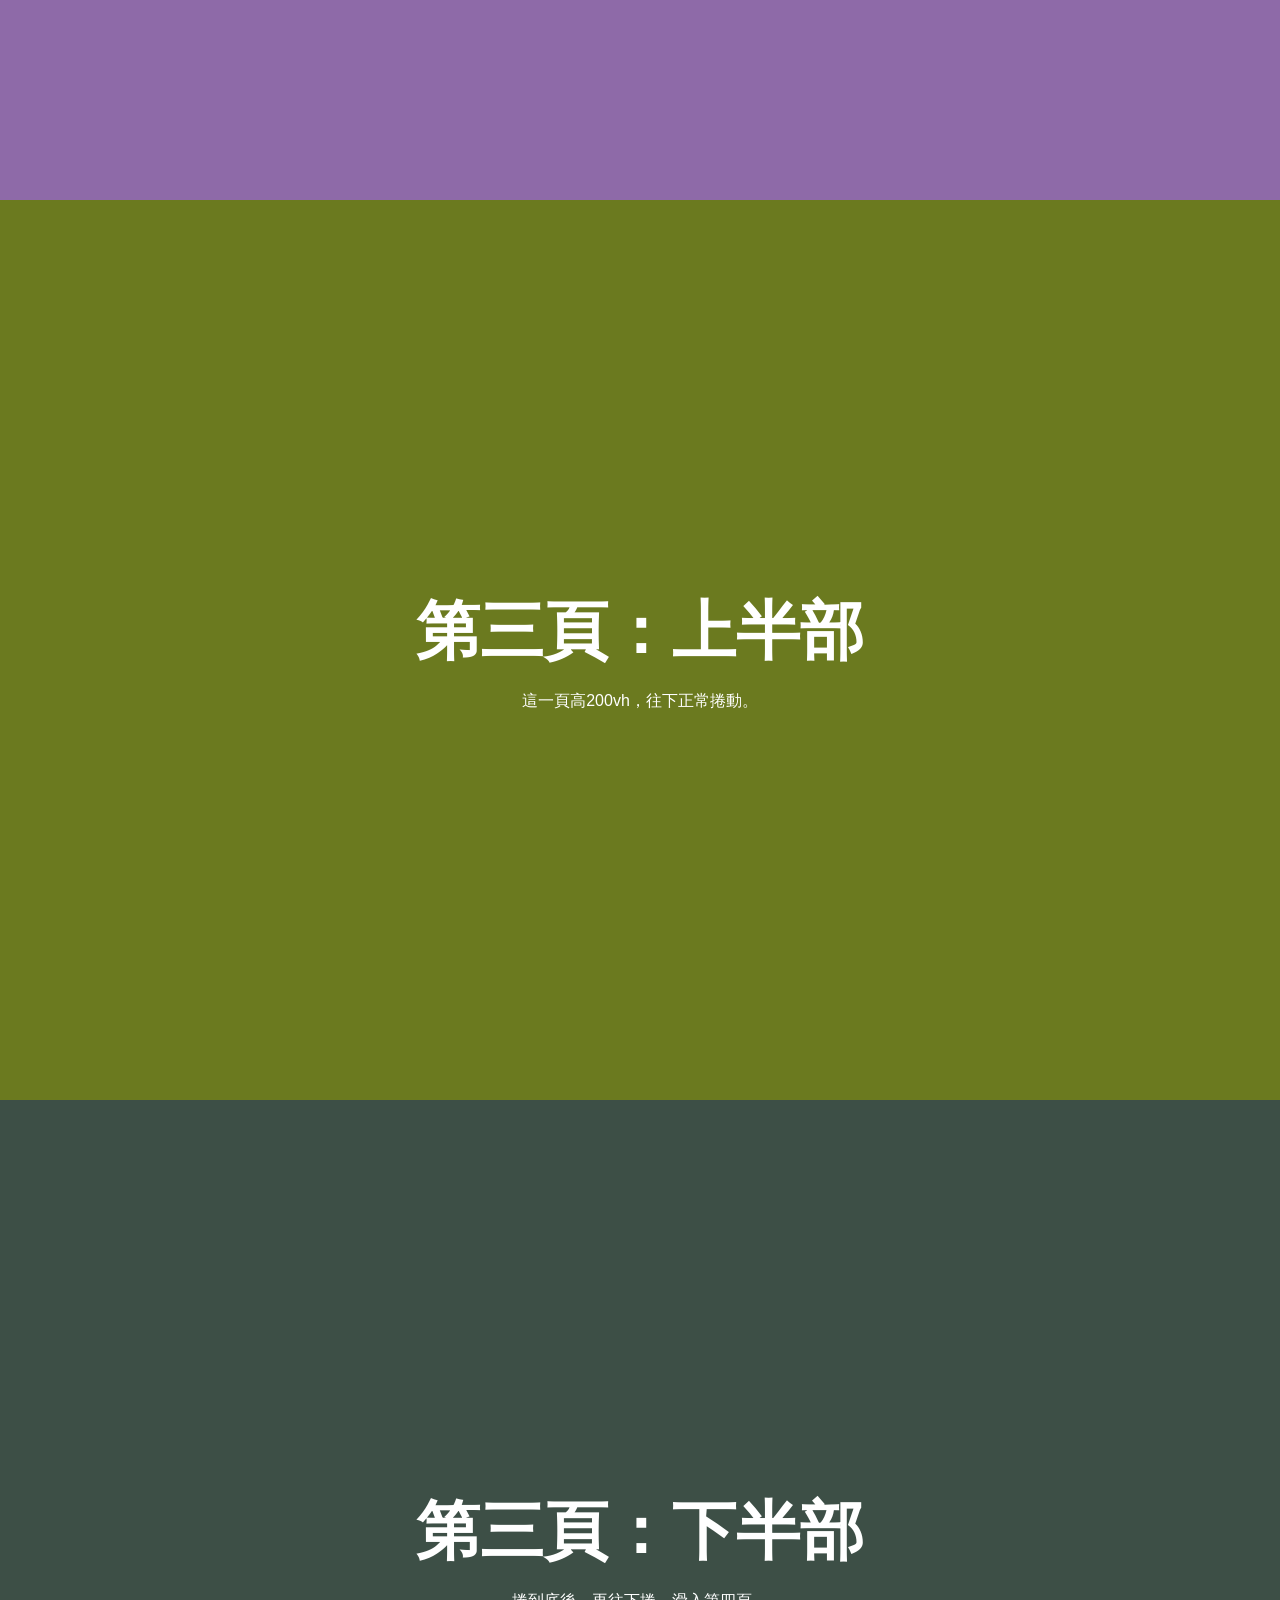
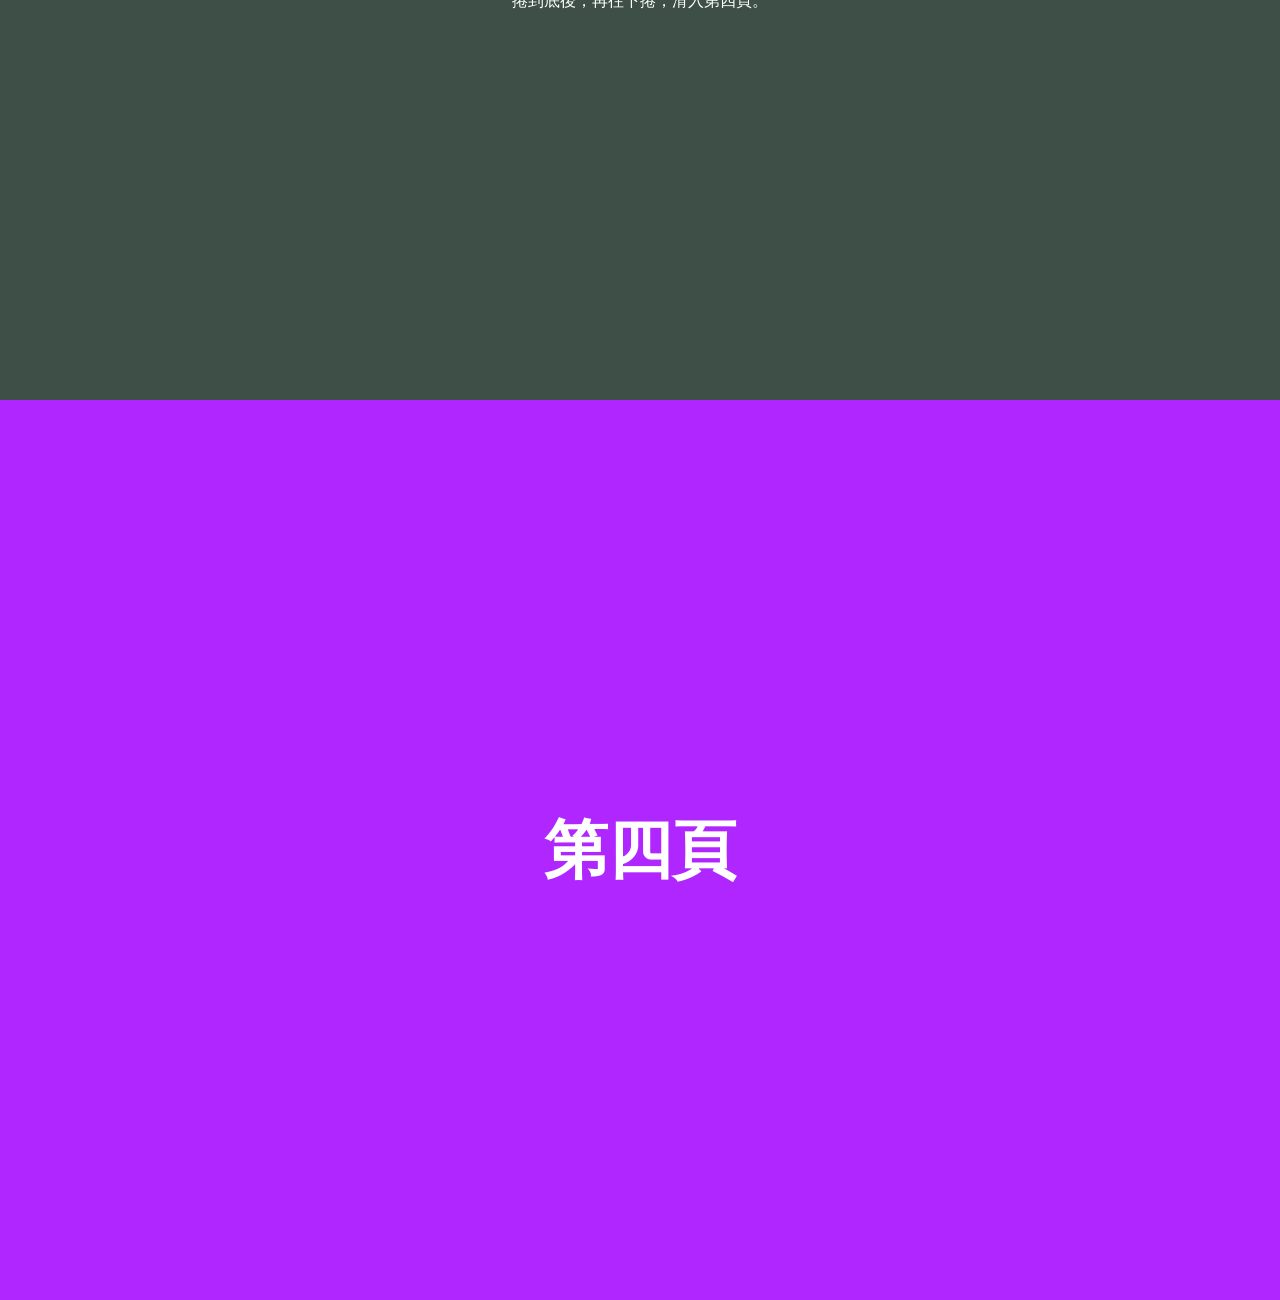
<file: as06/index.html>
<!DOCTYPE html>
<html lang="zh-Hant">
<head>
<meta charset="UTF-8">
<meta name="viewport" content="width=device-width, initial-scale=1, viewport-fit=cover">
<title>五個色塊頁面</title>
<style>
  * { margin: 0; padding: 0; box-sizing: border-box; }
  html { scroll-snap-type: y mandatory; scroll-behavior: smooth; }
  body { position: relative; }
  /* 隱形吸附點:第三頁(200vh)比視窗高,所以內部可以自由捲動 */
  .snaps { position: absolute; inset: 0; pointer-events: none; }
  .snaps i { position: absolute; left: 0; width: 1px; scroll-snap-align: start; scroll-snap-stop: always; }
  .snaps .s1 { top: 0; height: 100vh; }
  .snaps .s2 { top: 100vh; height: 100vh; }
  .snaps .s3 { top: 200vh; height: 200vh; scroll-snap-stop: normal; }
  .snaps .s4 { top: 400vh; height: 100vh; }
  body {
    font-family: "Noto Sans TC", "PingFang TC", "Microsoft JhengHei", sans-serif;
    color: #fff;
  }
  .page {
    height: 100vh;
    display: flex;
    flex-direction: column;
    align-items: center;
    justify-content: center;
    text-align: center;
    padding: 0 24px;
  }
  .title { font-size: clamp(32px, 6vw, 64px); font-weight: 700; }
  .sub { font-size: 16px; font-weight: 400; margin-top: 16px; }

  .p1 { background: #ff4d1c; }   /* 橘紅色 */
  .p2 { background: #8e6aa8; }   /* 紫芋色 */
  .p3a { background: #6b7a1f; }  /* 橄欖綠 */
  .p3b { background: #3d4f46; }  /* 深灰綠 */
  .p4 { background: #b026ff; position: relative; z-index: 2; } /* 亮紫色 */

  /* 第三頁：200vh，捲到底後固定，讓第四頁滑上來蓋住 */
  .p3 { position: sticky; top: -100vh; z-index: 1; }
</style>
</head>
<body>
  <div class="snaps" aria-hidden="true"><i class="s1"></i><i class="s2"></i><i class="s3"></i><i class="s4"></i></div>
  <div class="page p1"><div class="title">第一頁</div></div>
  <div class="page p2"><div class="title">第二頁</div></div>

  <section class="p3">
    <div class="page p3a">
      <div class="title big">第三頁：上半部</div>
      <div class="sub">這一頁高200vh，往下正常捲動。</div>
    </div>
    <div class="page p3b">
      <div class="title big">第三頁：下半部</div>
      <div class="sub">捲到底後，再往下捲，滑入第四頁。</div>
    </div>
  </section>

  <div class="page p4"><div class="title">第四頁</div></div>
</body>
</html>
</file>
<file: style.css>
p {
   font-family: Arial, sans-serif;
   color:burlywood;
   font-size: 16px;
   line-height: 1.5;
}


   h1 {
       font-family: Arial, sans-serif;
       color:royalblue;
       font-size: 24px;
       line-height: 1.2;
   }


   #banner {
       background-color: lightblue;
       text-align: center;
       height: 300px;
       width: 1000px;
   }
   #nav {
       background-color: lightgray;
       width: 100px;
       float: left;
   }


#content {
       background-color: lightgreen;
       width: 800px;
   }


#supporting {
       background-color: lightyellow;
       width: 100px;
       float: left;
   }


   #footer {
       background-color: darkgray;
       text-align: center;
   }
</file>
<file: as03/style.css>
:root{
  box-sizing:border-box;padding-top:env(safe-area-inset-top,0px);padding-bottom:env(safe-area-inset-bottom,0px);
  --text:#212529;--info:#17a2b8;--nav-bg:#f8f9fa;--nav-link:rgba(0,0,0,.5);--nav-brand:rgba(0,0,0,.9);
  --section-bg:#f0f0f0;--content-bg:#dcdcdc;--banner:#ff5733;--page:#fff;
}
@media (prefers-color-scheme:dark){
  :root:not([data-theme="light"]){--text:#e9ecef;--nav-bg:#2b2f33;--nav-link:rgba(255,255,255,.6);--nav-brand:#fff;--section-bg:#25282b;--content-bg:#34383c;--page:#1b1d1f}
}
:root[data-theme="dark"]{--text:#e9ecef;--nav-bg:#2b2f33;--nav-link:rgba(255,255,255,.6);--nav-brand:#fff;--section-bg:#25282b;--content-bg:#34383c;--page:#1b1d1f}
html{scroll-padding-top:env(safe-area-inset-top,0px)}
*,*::before,*::after{box-sizing:inherit}
body{margin:0;font-family:-apple-system,BlinkMacSystemFont,"Segoe UI","Noto Sans TC","PingFang TC","Microsoft JhengHei",sans-serif;line-height:1.5;color:var(--text);background:#fff}
h1,h2,h3{margin:0 0 .5rem;font-weight:500;line-height:1.2}
h1{font-size:2.5rem}h2{font-size:2rem}h3{font-size:1.75rem}
p{margin:0 0 1rem}

/* Top banner (bg-info) */
.top-banner{background:var(--info);color:#000;text-align:center;padding:3rem 1rem 2.5rem}
.top-banner h1{margin:0}

/* Navbar */
.navbar{position:sticky;top:env(safe-area-inset-top,0px);z-index:1020;background:var(--nav-bg);display:flex;flex-wrap:wrap;align-items:center;justify-content:space-between;padding:.5rem 1rem}
.navbar-brand{font-size:1.25rem;color:var(--nav-brand);text-decoration:none;padding:.3125rem 0;margin-right:1rem}
.navbar-toggler{display:none !important;background:none;border:1px solid rgba(128,128,128,.4);border-radius:.25rem;padding:.25rem .75rem;cursor:pointer;color:var(--nav-link);font-size:1.25rem;line-height:1.5}
.navbar-nav{display:flex;flex-wrap:wrap;list-style:none;margin:0;padding:0}
.nav-link{display:block;padding:.5rem .875rem;color:#6c757d;text-decoration:none;border:none;background:transparent;transition:color .15s}
.nav-link:hover{color:#000}
.navbar-collapse{display:flex;flex-grow:1;align-items:center}

/* Sections */
section{padding:0;margin-bottom:2cm}
.banner-div{height:100vh;background:#ff5733;color:#fff;text-align:center;display:flex;flex-direction:column;justify-content:center}
.content-div{background:#f0f0f0;color:#212529;padding:1cm 5cm 1.5cm;min-height:calc(200vh - 8rem + 2.5cm)}
.content-div .container{max-width:none;margin:0;padding:2rem;background:#dcdcdc}
.section-bg{background:#f0f0f0}
.container{max-width:1140px;margin:0 auto;padding:0 15px}
.row{display:flex}
.col-side{display:none}
.col-main{flex:1 1 100%;max-width:100%;padding:0}
.content-bg{padding:0}

@media (max-width:767px){
  .content-div{padding:1cm 1cm 1.5cm}
  .content-div .container{padding:1rem}
  h1{font-size:2rem}
}
:root[data-theme="dark"] .nav-link:hover{color:#fff}
@media (prefers-color-scheme:dark){:root:not([data-theme="light"]) .nav-link:hover{color:#fff}}
</file>
<file: as04/style.css>
/* ==================================================
   RESET
================================================== */

* {
    margin: 0;
    padding: 0;
    box-sizing: border-box;
}


html {
    scroll-behavior: smooth;
}


body {
    background: #111111;
    color: #f3f1ec;

    font-family:
        "Noto Sans TC",
        -apple-system,
        BlinkMacSystemFont,
        "Helvetica Neue",
        Arial,
        sans-serif;

    overflow-x: hidden;
}


img {
    max-width: 100%;
    display: block;
}


::selection {
    background: #f3f1ec;
    color: #111111;
}



/* ==================================================
   HERO
================================================== */

.hero {

    width: 100vw;
    height: 100vh;

    position: relative;

    display: flex;

    justify-content: center;
    align-items: center;

    text-align: center;

    background:
        linear-gradient(
            rgba(0, 0, 0, 0.35),
            rgba(0, 0, 0, 0.72)
        ),
        url("image01.jpg")
        center center / cover no-repeat;
}


.hero-content {
    padding: 30px;
}


.eyebrow {

    font-size: 0.7rem;

    letter-spacing: 0.28em;

    color: rgba(255,255,255,0.55);

    margin-bottom: 30px;

    text-transform: uppercase;
}


.hero h1 {

    font-family:
        "Playfair Display",
        Georgia,
        serif;

    font-size: clamp(
        4rem,
        12vw,
        11rem
    );

    font-weight: 400;

    line-height: 0.82;

    letter-spacing: -0.06em;

    color: #f5f3ee;
}


.hero-subtitle {

    margin-top: 45px;

    font-size: clamp(
        1rem,
        2vw,
        1.5rem
    );

    letter-spacing: 0.15em;

    color: rgba(255,255,255,0.7);
}


.scroll-hint {

    position: absolute;

    bottom: 40px;

    left: 50%;

    transform: translateX(-50%);

    display: flex;

    flex-direction: column;

    align-items: center;

    gap: 10px;

    font-size: 0.65rem;

    letter-spacing: 0.3em;

    color: rgba(255,255,255,0.55);
}


.arrow {

    font-size: 1.3rem;

    animation:
        arrowMove 1.5s
        ease-in-out
        infinite;
}


@keyframes arrowMove {

    0% {
        transform: translateY(0);
        opacity: 0.4;
    }

    50% {
        transform: translateY(8px);
        opacity: 1;
    }

    100% {
        transform: translateY(0);
        opacity: 0.4;
    }

}



/* ==================================================
   STORY
================================================== */

.story {

    width: 100vw;

    display: flex;

    position: relative;
}



/* ==================================================
   STICKY IMAGE
================================================== */

.visual {

    width: 55vw;

    height: 100vh;

    position: sticky;

    top: 0;

    flex-shrink: 0;

    overflow: hidden;

    background: #080808;
}


.image-wrapper {

    width: 100%;
    height: 100%;

    overflow: hidden;
}


.image-wrapper::after {

    content: "";

    position: absolute;

    inset: 0;

    background:
        linear-gradient(
            90deg,
            rgba(0,0,0,0.05),
            rgba(0,0,0,0.2)
        );

    pointer-events: none;
}


#storyImage {

    width: 100%;
    height: 100%;

    object-fit: cover;

    transition:

        opacity 0.7s ease,

        transform 5s
        cubic-bezier(
            0.2,
            0.7,
            0.2,
            1
        );
}


#storyImage.changing {

    opacity: 0;

    transform: scale(1.04);
}



/* ==================================================
   IMAGE LABEL
================================================== */

.image-label {

    position: absolute;

    left: 35px;

    bottom: 35px;

    display: flex;

    gap: 18px;

    font-size: 0.65rem;

    letter-spacing: 0.2em;

    color: rgba(255,255,255,0.65);

    z-index: 5;
}


.image-label span:first-child {

    color: white;

    font-weight: 500;
}



/* ==================================================
   STORY TEXT
================================================== */

.story-text {

    width: 45vw;

    background: #151515;
}


.chapter {

    width: 100%;

    min-height: 100vh;

    display: flex;

    align-items: center;

    padding:
        10vw
        8vw;

    position: relative;
}


.chapter-inner {

    max-width: 520px;
}


.chapter-number {

    font-size: 0.7rem;

    letter-spacing: 0.25em;

    color: rgba(255,255,255,0.4);

    margin-bottom: 35px;
}


.chapter h2 {

    font-family:
        "Playfair Display",
        Georgia,
        serif;

    font-size: clamp(
        3rem,
        5vw,
        5.5rem
    );

    font-weight: 400;

    line-height: 1;

    letter-spacing: -0.05em;

    margin-bottom: 45px;
}


.chapter-main {

    font-size: clamp(
        1.4rem,
        2.5vw,
        2.2rem
    );

    line-height: 1.7;

    font-weight: 300;

    color: #e5e2db;
}


.chapter-description {

    margin-top: 50px;

    font-size: 0.95rem;

    line-height: 2;

    color: rgba(255,255,255,0.45);
}



/* ==================================================
   ENDING
================================================== */

.ending {

    width: 100vw;

    height: 100vh;

    min-height: 700px;

    display: flex;

    justify-content: center;

    align-items: center;

    text-align: center;

    padding: 10vw;

    background: #080808;

    position: relative;
}


.ending-content {

    max-width: 1000px;
}


.ending-label {

    font-size: 0.7rem;

    letter-spacing: 0.3em;

    color: rgba(255,255,255,0.35);

    margin-bottom: 50px;
}


.ending h2 {

    font-family:
        "Playfair Display",
        Georgia,
        serif;

    font-size: clamp(
        3rem,
        7vw,
        7rem
    );

    font-weight: 400;

    line-height: 1.1;

    letter-spacing: -0.05em;
}


.ending-line {

    width: 60px;

    height: 1px;

    background: rgba(255,255,255,0.3);

    margin: 60px auto;
}


.ending h3 {

    font-size: clamp(
        1.5rem,
        3vw,
        3rem
    );

    font-weight: 300;

    letter-spacing: -0.03em;
}


.ending-description {

    margin-top: 35px;

    font-size: 1rem;

    line-height: 2;

    color: rgba(255,255,255,0.4);
}



/* ==================================================
   MAKING OF
================================================== */

.making {

    width: 100vw;

    min-height: 100vh;

    background: #e9e6de;

    color: #171717;

    padding:
        12vw
        8vw;
}


.making-container {

    max-width: 1400px;

    margin: 0 auto;
}


.making-header {

    margin-bottom: 100px;
}


.making-header .eyebrow {

    color: #777;

    margin-bottom: 25px;
}


.making-header h2 {

    font-family:
        "Playfair Display",
        Georgia,
        serif;

    font-size: clamp(
        3.5rem,
        8vw,
        9rem
    );

    font-weight: 400;

    line-height: 0.9;

    letter-spacing: -0.06em;
}



/* ==================================================
   MAKING GRID
================================================== */

.making-grid {

    display: grid;

    grid-template-columns:
        repeat(2, 1fr);

    gap: 70px 100px;
}


.making-item {

    border-top:
        1px solid
        rgba(0,0,0,0.25);

    padding-top: 25px;
}


.making-number {

    font-size: 0.7rem;

    letter-spacing: 0.2em;

    color: #888;
}


.making-item h3 {

    margin-top: 20px;

    font-size: 1.2rem;

    letter-spacing: 0.08em;

    font-weight: 500;
}


.making-item p {

    margin-top: 20px;

    max-width: 500px;

    font-size: 0.95rem;

    line-height: 2;

    color: #5c5a55;
}



/* ==================================================
   TOOL INFO
================================================== */

.tool-info {

    margin-top: 120px;

    padding-top: 40px;

    border-top:
        1px solid
        rgba(0,0,0,0.25);

    max-width: 600px;
}


.tool-info p:first-child {

    font-size: 0.65rem;

    letter-spacing: 0.2em;

    color: #888;
}


.tool-info h3 {

    margin-top: 15px;

    font-family:
        "Playfair Display",
        Georgia,
        serif;

    font-size: 2.5rem;

    font-weight: 400;
}


.tool-info p:last-child {

    margin-top: 20px;

    font-size: 0.9rem;

    line-height: 1.8;

    color: #666;
}



/* ==================================================
   FOOTER
================================================== */

footer {

    margin-top: 150px;

    padding-top: 30px;

    border-top:
        1px solid
        rgba(0,0,0,0.2);

    display: flex;

    justify-content: space-between;

    gap: 30px;

    font-size: 0.7rem;

    letter-spacing: 0.08em;

    color: #777;
}



/* ==================================================
   TABLET
================================================== */

@media (max-width: 1000px) {

    .visual {

        width: 50vw;

    }

    .story-text {

        width: 50vw;

    }

    .chapter {

        padding:
            8vw
            6vw;

    }

}



/* ==================================================
   MOBILE
================================================== */

@media (max-width: 768px) {


    /* HERO */

    .hero h1 {

        font-size:
            clamp(
                4rem,
                20vw,
                7rem
            );

    }


    .hero-subtitle {

        font-size: 0.9rem;

        letter-spacing: 0.08em;

    }



    /* STORY */

    .story {

        display: block;

    }


    .visual {

        width: 100vw;

        height: 60vh;

        position: sticky;

        top: 0;

        z-index: 1;

    }


    .story-text {

        width: 100vw;

        position: relative;

        z-index: 2;

    }


    .chapter {

        min-height: 80vh;

        padding:
            25vw
            10vw;

        background: #151515;

    }


    .chapter h2 {

        font-size:
            clamp(
                3rem,
                13vw,
                5rem
            );

    }


    .chapter-main {

        font-size: 1.2rem;

    }

}
</file>
